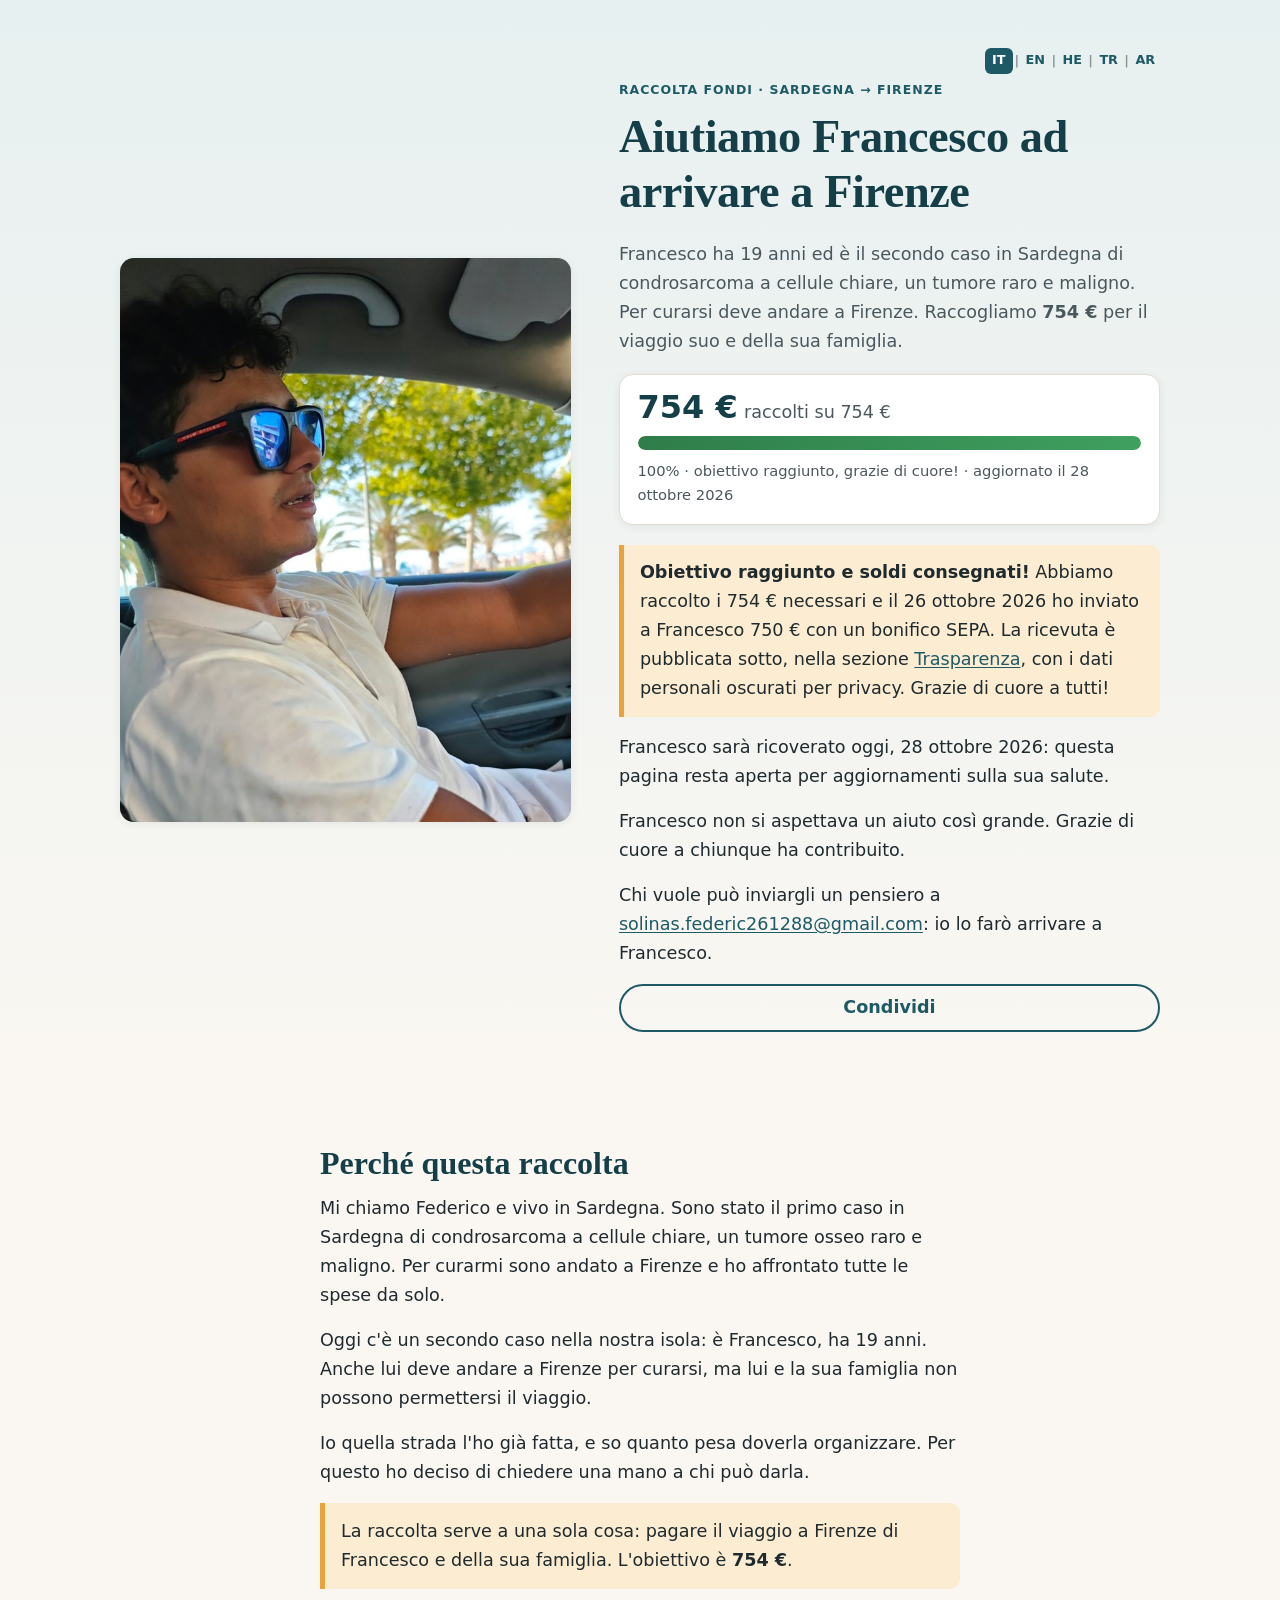
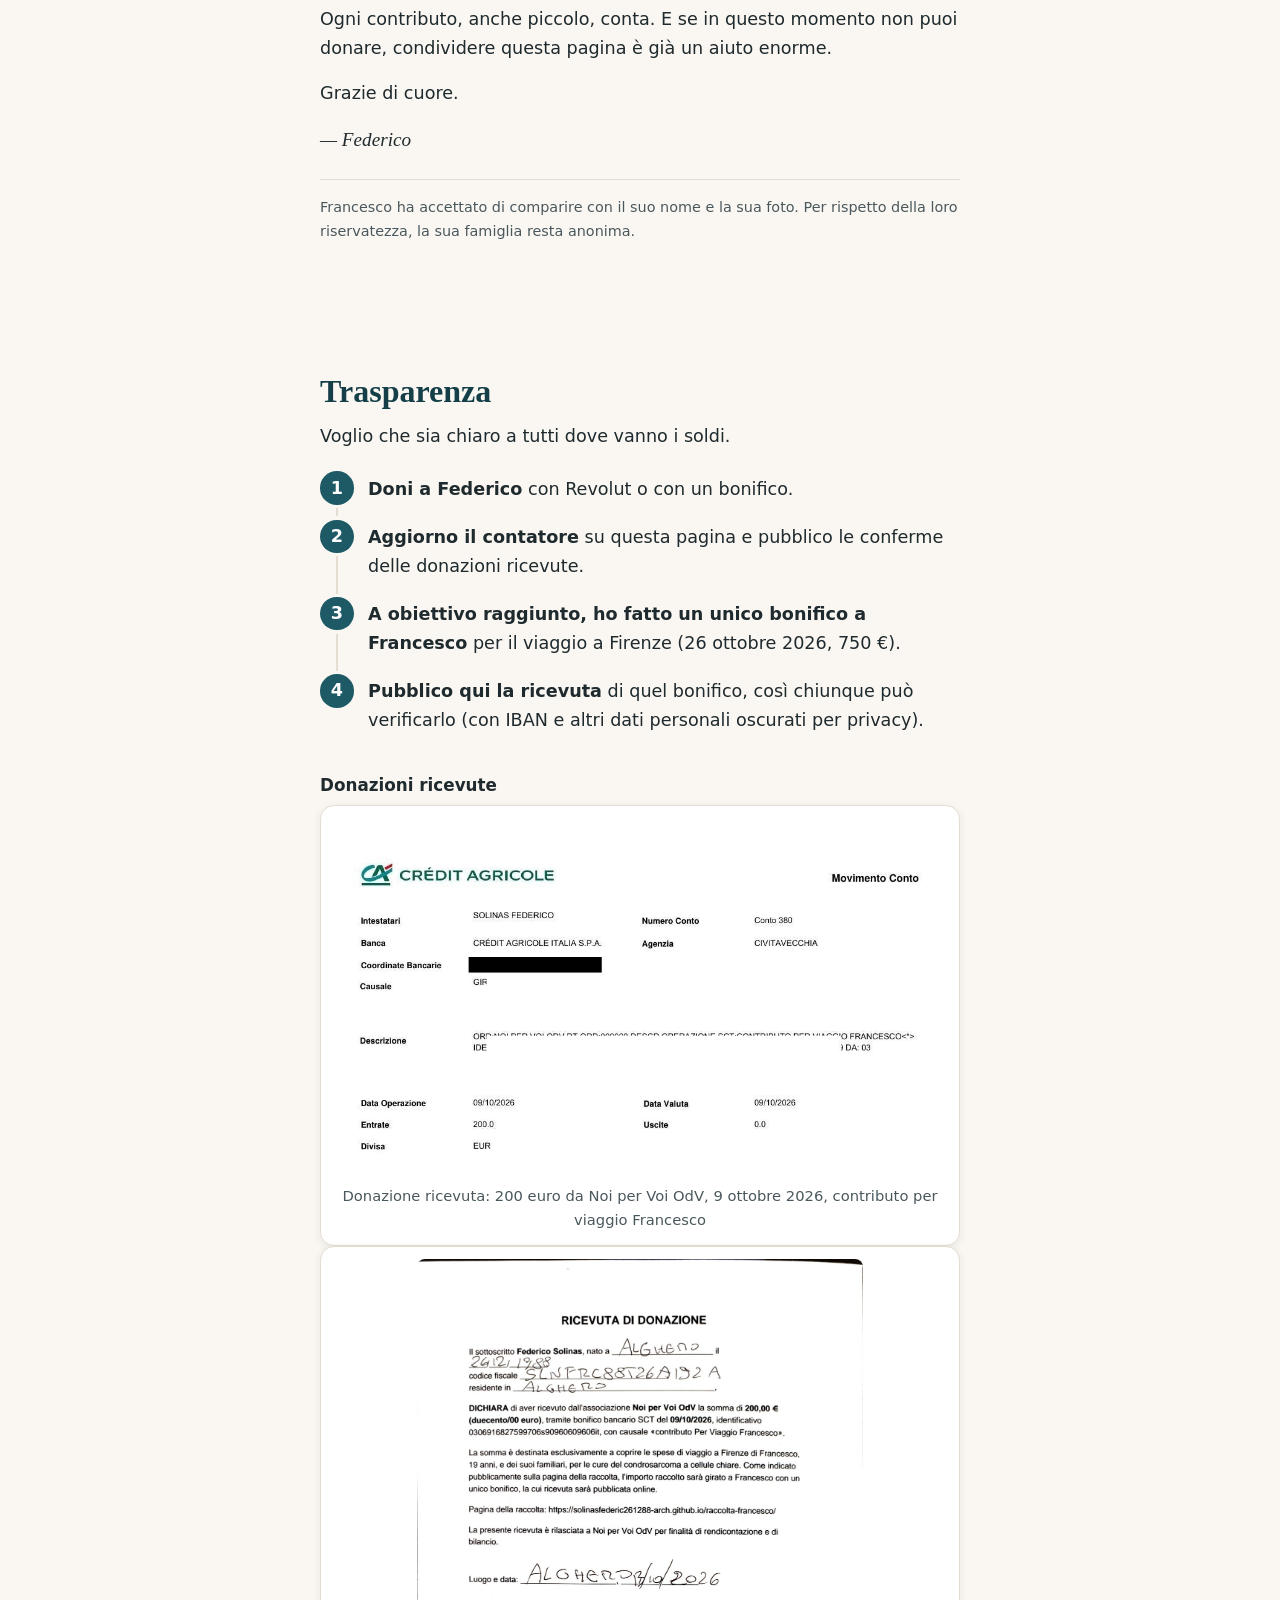
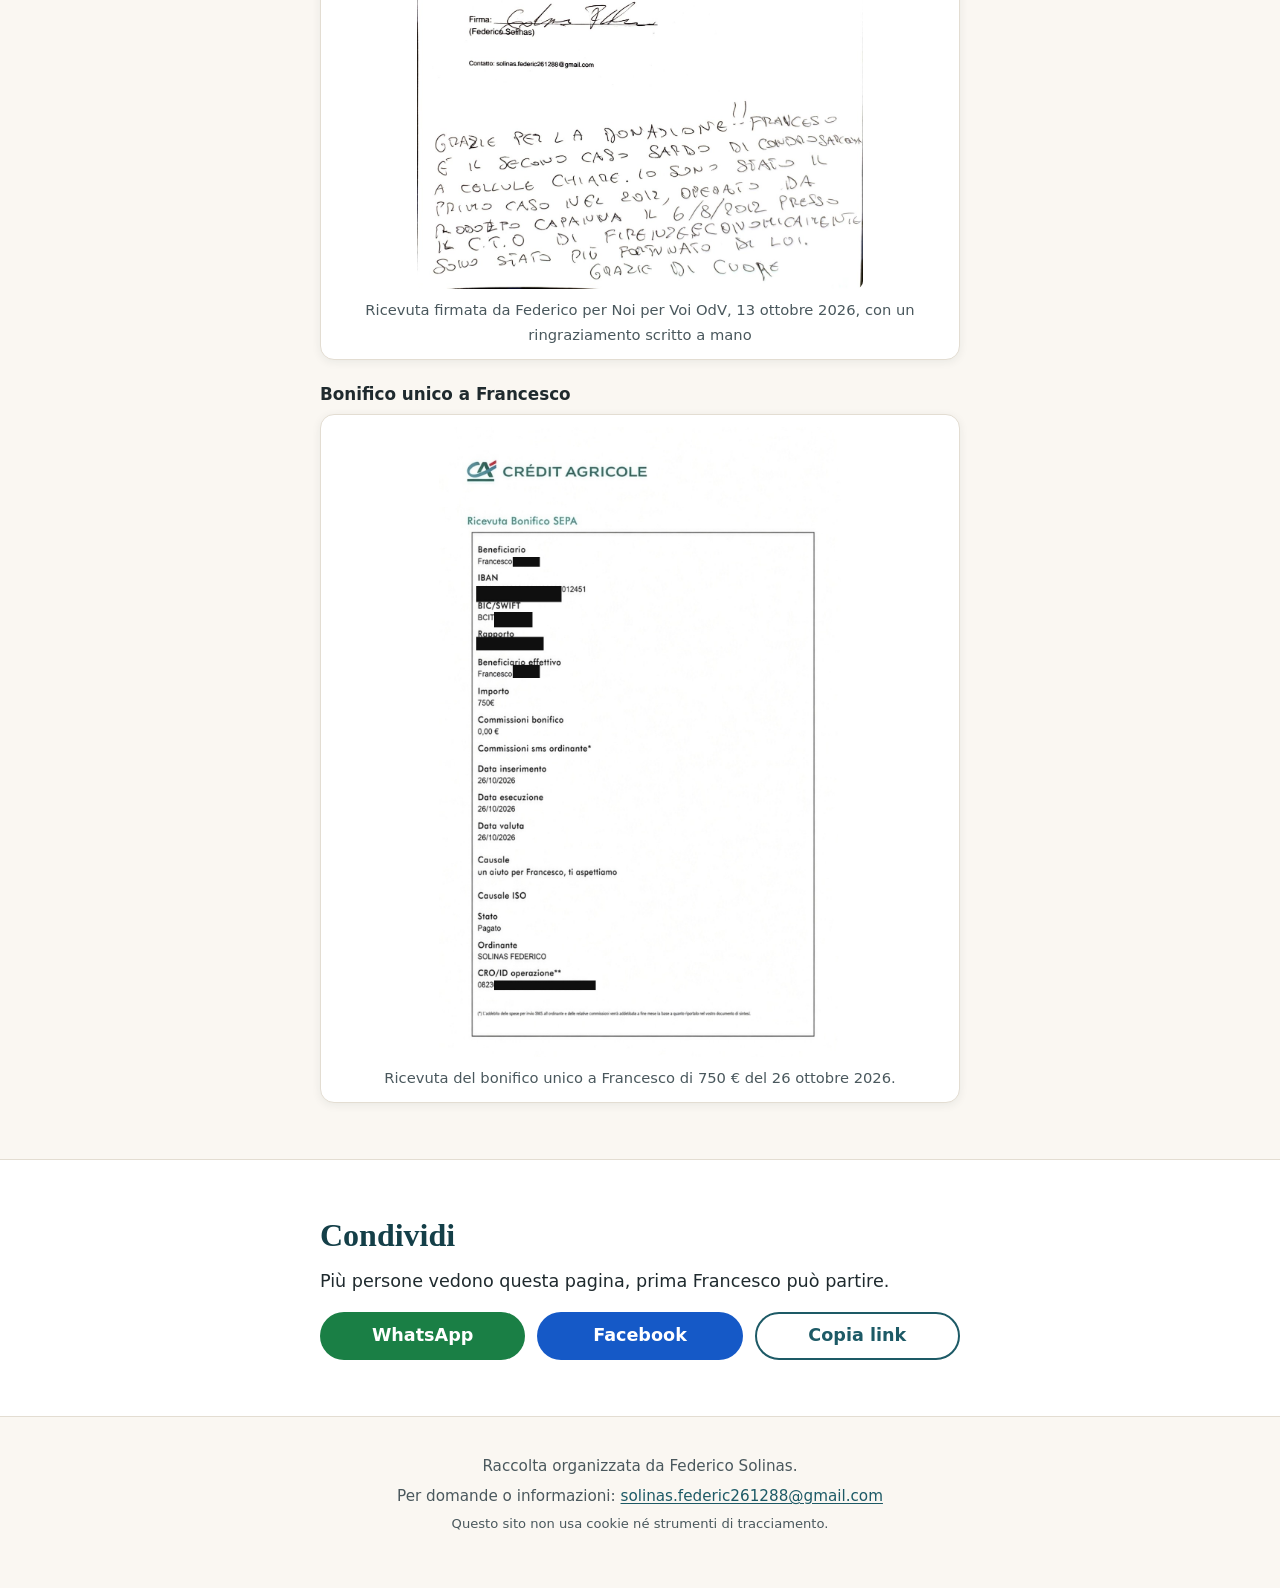
<file: index.html>
<!doctype html>
<html lang="it">
<head>
  <meta charset="utf-8">
  <meta name="viewport" content="width=device-width, initial-scale=1">
  <!-- Nessun tracciamento, nessuno script esterno: tutto viene da questa cartella. -->
  <meta http-equiv="Content-Security-Policy" content="default-src 'self'; img-src 'self' data:; style-src 'self'; script-src 'self'; connect-src 'none'; object-src 'none'; base-uri 'self'; form-action 'none'">
  <meta name="referrer" content="no-referrer">
  <title>Aiutiamo Francesco ad arrivare a Firenze</title>
  <meta name="description" content="Francesco ha 19 anni ed è il secondo caso in Sardegna di condrosarcoma a cellule chiare. Raccogliamo 754 € per il suo viaggio a Firenze con la famiglia.">
  <meta name="theme-color" content="#1d5a66">
  <!-- Anteprima quando il link viene condiviso (WhatsApp, Facebook...) -->
  <meta property="og:type" content="website">
  <meta property="og:locale" content="it_IT">
  <meta property="og:title" content="Aiutiamo Francesco ad arrivare a Firenze">
  <meta property="og:description" content="Raccogliamo 754 € per il viaggio a Firenze di Francesco, 19 anni, e della sua famiglia.">
  <meta property="og:url" content="https://solinasfederic261288-arch.github.io/raccolta-francesco/">
  <meta property="og:image" content="https://solinasfederic261288-arch.github.io/raccolta-francesco/images/francesco.jpg">
  <meta property="og:image:width" content="720">
  <meta property="og:image:height" content="1219">
  <meta property="og:image:alt" content="Francesco, 19 anni">
  <link rel="canonical" href="https://solinasfederic261288-arch.github.io/raccolta-francesco/">
  <link rel="alternate" hreflang="it" href="https://solinasfederic261288-arch.github.io/raccolta-francesco/">
  <link rel="alternate" hreflang="en" href="https://solinasfederic261288-arch.github.io/raccolta-francesco/en/">
  <link rel="alternate" hreflang="he" href="https://solinasfederic261288-arch.github.io/raccolta-francesco/he/">
  <link rel="alternate" hreflang="tr" href="https://solinasfederic261288-arch.github.io/raccolta-francesco/tr/">
  <link rel="alternate" hreflang="ar" href="https://solinasfederic261288-arch.github.io/raccolta-francesco/ar/">
  <link rel="alternate" hreflang="x-default" href="https://solinasfederic261288-arch.github.io/raccolta-francesco/">
  <meta property="og:locale:alternate" content="en_GB">
  <meta property="og:locale:alternate" content="he_IL">
  <meta property="og:locale:alternate" content="tr_TR">
  <meta property="og:locale:alternate" content="ar_AR">
  <link rel="icon" href="data:image/svg+xml,%3Csvg xmlns='http://www.w3.org/2000/svg' viewBox='0 0 100 100'%3E%3Ctext y='.9em' font-size='90'%3E%F0%9F%92%99%3C/text%3E%3C/svg%3E">
  <link rel="stylesheet" href="styles.css">
</head>
<body>
  <a class="skip" href="#storia">Vai al contenuto</a>

  <aside class="urgenza" id="urgenza" aria-label="Urgente">
    <div class="wrap urgenza-riga">
      <p><strong>Urgente:</strong> Francesco è stato chiamato per la visita a Firenze, ma non ha i soldi per partire. Mancano ancora <strong><span data-mancano>554 €</span></strong>: basterebbe <strong>1 €</strong> da <strong><span data-persone>554</span> persone</strong>.</p>
      <a class="btn btn-urgenza" href="#dona">Dona ora</a>
    </div>
  </aside>

  <header class="hero">
    <div class="wrap hero-grid">

      <div class="hero-titolo">
        <div class="hero-top">
          <p class="eyebrow">Raccolta fondi · Sardegna → Firenze</p>
          <nav class="lingua" aria-label="Lingua / Language">
            <a href="./" lang="it" hreflang="it" title="Italiano" aria-current="page">IT</a><span aria-hidden="true">|</span><a href="./en/" lang="en" hreflang="en" title="English">EN</a><span aria-hidden="true">|</span><a href="./he/" lang="he" hreflang="he" title="עברית">HE</a><span aria-hidden="true">|</span><a href="./tr/" lang="tr" hreflang="tr" title="Türkçe">TR</a><span aria-hidden="true">|</span><a href="./ar/" lang="ar" hreflang="ar" title="العربية">AR</a>
          </nav>
        </div>
        <h1>Aiutiamo Francesco ad arrivare a Firenze</h1>
      </div>

      <figure class="foto" id="foto-francesco">
        <!-- FOTO DI FRANCESCO: per cambiarla basta sostituire il file images/francesco.jpg
             (meglio verticale, circa 720 px di larghezza). Il ritaglio si regola in styles.css (.foto img → object-position). -->
        <img src="images/francesco.jpg" width="720" height="1219" alt="Francesco, 19 anni, al volante con gli occhiali da sole" fetchpriority="high">
      </figure>

      <div class="hero-corpo">
        <p class="lead">Francesco ha 19 anni ed è il secondo caso in Sardegna di condrosarcoma a cellule chiare, un tumore raro e maligno. Per curarsi deve andare a Firenze. Raccogliamo <strong>754&nbsp;€</strong> per il viaggio suo e della sua famiglia.</p>

        <div class="progresso" aria-labelledby="prog-titolo">
          <h2 id="prog-titolo" class="sr-only">Avanzamento della raccolta</h2>
          <p class="prog-cifre">
            <span class="prog-raccolto" id="raccolto">0 €</span>
            <span class="prog-obiettivo">raccolti su <span id="obiettivo">754 €</span></span>
          </p>
          <div class="barra" id="barra" role="progressbar" aria-valuemin="0" aria-valuemax="754" aria-valuenow="0" aria-label="Euro raccolti">
            <div class="barra-riempimento" id="barra-riempimento"></div>
          </div>
          <p class="prog-nota"><span id="percentuale">0%</span> · <span id="mancano">mancano 754 €</span><span id="aggiornato"></span></p>
        </div>

        <p class="evidenza" id="obiettivo-raggiunto"><strong>Obiettivo raggiunto e soldi consegnati!</strong> Abbiamo raccolto i 754&nbsp;€ necessari e il 26 ottobre 2026 ho inviato a Francesco 750&nbsp;€ con un bonifico SEPA. La ricevuta è pubblicata sotto, nella sezione <a href="#trasparenza">Trasparenza</a>, con i dati personali oscurati per privacy. Grazie di cuore a tutti!</p>
        <p>Francesco sarà ricoverato oggi, 28 ottobre 2026: questa pagina resta aperta per aggiornamenti sulla sua salute.</p>
        <p>Francesco non si aspettava un aiuto così grande. Grazie di cuore a chiunque ha contribuito.</p>
        <p>Chi vuole può inviargli un pensiero a <a href="mailto:solinas.federic261288@gmail.com">solinas.federic261288@gmail.com</a>: io lo farò arrivare a Francesco.</p>

        <div class="cta">
          <a class="btn btn-primario" href="#dona">Dona ora</a>
          <a class="btn btn-secondario" href="#condividi">Condividi</a>
        </div>
      </div>
    </div>
  </header>

  <main>
    <section id="storia" class="sezione">
      <div class="wrap stretto">
        <h2>Perché questa raccolta</h2>
        <p>Mi chiamo Federico e vivo in Sardegna. Sono stato il primo caso in Sardegna di condrosarcoma a cellule chiare, un tumore osseo raro e maligno. Per curarmi sono andato a Firenze e ho affrontato tutte le spese da solo.</p>
        <p>Oggi c'è un secondo caso nella nostra isola: è Francesco, ha 19 anni. Anche lui deve andare a Firenze per curarsi, ma lui e la sua famiglia non possono permettersi il viaggio.</p>
        <p>Io quella strada l'ho già fatta, e so quanto pesa doverla organizzare. Per questo ho deciso di chiedere una mano a chi può darla.</p>
        <p class="evidenza">La raccolta serve a una sola cosa: pagare il viaggio a Firenze di Francesco e della sua famiglia. L'obiettivo è <strong>754&nbsp;€</strong>.</p>
        <p>Ogni contributo, anche piccolo, conta. E se in questo momento non puoi donare, condividere questa pagina è già un aiuto enorme.</p>
        <p>Grazie di cuore.</p>
        <p class="firma">— Federico</p>
        <p class="nota-privacy">Francesco ha accettato di comparire con il suo nome e la sua foto. Per rispetto della loro riservatezza, la sua famiglia resta anonima.</p>
      </div>
    </section>

    <section id="dona" class="sezione sezione-chiara">
      <div class="wrap stretto">
        <h2>Come donare</h2>
        <p>Le donazioni arrivano a me, Federico. Quando l'obiettivo sarà raggiunto farò un unico bonifico a Francesco e pubblicherò qui la ricevuta (vedi <a href="#trasparenza">Trasparenza</a>).</p>

        <p>Scegli il modo più comodo per te: tutti i metodi qui sotto sono intestati a me.</p>

        <div class="card card-evidenza" id="card-revolut-tel">
          <h3><span aria-hidden="true">📱</span> Revolut: invio dal telefono</h3>
          <p>Se hai Revolut puoi inviare subito e senza commissioni al mio numero:</p>
          <dl class="dati">
            <div>
              <dt>Numero Revolut</dt>
              <dd class="iban-riga">
                <span id="telefono-revolut" class="iban" data-campo="telefonoRevolut">[NUMERO DA INSERIRE]</span>
                <button type="button" class="btn btn-piccolo" data-copia="telefonoRevolut" aria-describedby="telefono-revolut">Copia numero</button>
              </dd>
            </div>
            <div>
              <dt>Intestatario</dt>
              <dd><span data-campo="intestatario">[INTESTATARIO DA INSERIRE]</span></dd>
            </div>
          </dl>
          <!-- Pulsante opzionale: compare solo se in config.js revolutLink contiene un link valido -->
          <a class="btn btn-primario btn-pieno btn-revolut" id="revolut-link" href="#dona" rel="noopener noreferrer" target="_blank" hidden>Dona con Revolut</a>
        </div>

        <div class="card" id="card-banca">
          <h3><span aria-hidden="true">🏦</span> <span id="titolo-banca">Bonifico bancario</span></h3>
          <dl class="dati">
            <div>
              <dt>Intestatario</dt>
              <dd><span data-campo="intestatario">[INTESTATARIO DA INSERIRE]</span></dd>
            </div>
            <div>
              <dt>IBAN</dt>
              <dd class="iban-riga">
                <span id="iban" class="iban" data-campo="iban">[IBAN]</span>
                <button type="button" class="btn btn-piccolo" data-copia="iban" aria-describedby="iban">Copia IBAN</button>
              </dd>
            </div>
            <div>
              <dt>Causale</dt>
              <dd class="iban-riga">
                <span id="causale" data-campo="causale">[CAUSALE]</span>
                <button type="button" class="btn btn-piccolo btn-leggero" data-copia="causale" aria-describedby="causale">Copia</button>
              </dd>
            </div>
          </dl>
        </div>

        <div class="card" id="card-revolut">
          <h3><span aria-hidden="true">🏦</span> <span id="titolo-revolut">Bonifico sul conto Revolut</span></h3>
          <dl class="dati">
            <div>
              <dt>Intestatario</dt>
              <dd><span data-campo="intestatario">[INTESTATARIO DA INSERIRE]</span></dd>
            </div>
            <div>
              <dt>IBAN</dt>
              <dd class="iban-riga">
                <span id="iban-revolut" class="iban" data-campo="ibanRevolut">[IBAN REVOLUT]</span>
                <button type="button" class="btn btn-piccolo" data-copia="ibanRevolut" aria-describedby="iban-revolut">Copia IBAN</button>
              </dd>
            </div>
            <div>
              <dt>Causale</dt>
              <dd class="iban-riga">
                <span id="causale-revolut" data-campo="causale">[CAUSALE]</span>
                <button type="button" class="btn btn-piccolo btn-leggero" data-copia="causale" aria-describedby="causale-revolut">Copia</button>
              </dd>
            </div>
          </dl>
          <div class="extra-sepa" id="extra-sepa">
            <h4>Per bonifici da fuori area SEPA</h4>
            <dl class="dati">
            <div>
              <dt>BIC / SWIFT</dt>
              <dd class="iban-riga">
                <span id="bic-revolut" class="iban" data-campo="bicRevolut">[BIC]</span>
                <button type="button" class="btn btn-piccolo btn-leggero" data-copia="bicRevolut" aria-describedby="bic-revolut">Copia BIC</button>
              </dd>
            </div>
            <div>
              <dt>Banca</dt>
              <dd><span data-campo="bancaRevolut">[BANCA]</span></dd>
            </div>
            <div>
              <dt>Indirizzo della banca</dt>
              <dd><span data-campo="indirizzoBancaRevolut">[INDIRIZZO]</span></dd>
            </div>
            <div>
              <dt>BIC banca corrispondente</dt>
              <dd class="iban-riga">
                <span id="bic-corrispondente" class="iban" data-campo="bicCorrispondente">[BIC]</span>
                <button type="button" class="btn btn-piccolo btn-leggero" data-copia="bicCorrispondente" aria-describedby="bic-corrispondente">Copia BIC</button>
              </dd>
            </div>
            </dl>
          </div>
        </div>
      </div>
    </section>

    <section id="trasparenza" class="sezione">
      <div class="wrap stretto">
        <h2>Trasparenza</h2>
        <p>Voglio che sia chiaro a tutti dove vanno i soldi.</p>
        <ol class="passi">
          <li><strong>Doni a Federico</strong> con Revolut o con un bonifico.</li>
          <li><strong>Aggiorno il contatore</strong> su questa pagina e pubblico le conferme delle donazioni ricevute.</li>
          <li><strong>A obiettivo raggiunto, ho fatto un unico bonifico a Francesco</strong> per il viaggio a Firenze (26 ottobre 2026, 750&nbsp;€).</li>
          <li><strong>Pubblico qui la ricevuta</strong> di quel bonifico, così chiunque può verificarlo (con IBAN e altri dati personali oscurati per privacy).</li>
        </ol>

        <!-- CONFERMA DONAZIONI RICEVUTE: images/ricevuta.jpg + ricevutaPubblicata: true in config.js -->
        <div class="blocco-ricevuta" id="blocco-ricezione" hidden>
          <h3>Donazioni ricevute</h3>
          <div class="ricevuta" id="ricezione"></div>
        </div>

        <!-- BONIFICO UNICO A FRANCESCO: images/bonifico-francesco.jpg + bonificoFinalePubblicato: true in config.js -->
        <div class="blocco-ricevuta">
          <h3>Bonifico unico a Francesco</h3>
          <div class="ricevuta" id="ricevuta">
            <div class="ricevuta-attesa" id="ricevuta-attesa">
              <span aria-hidden="true">🧾</span>
              <p><strong>Non ancora effettuato</strong></p>
              <p>Lo farò quando l'obiettivo sarà raggiunto e pubblicherò qui la ricevuta.</p>
            </div>
          </div>
        </div>
      </div>
    </section>

    <section id="condividi" class="sezione sezione-chiara">
      <div class="wrap stretto">
        <h2>Condividi</h2>
        <p>Più persone vedono questa pagina, prima Francesco può partire.</p>
        <div class="share">
          <a class="btn btn-share btn-whatsapp" id="share-whatsapp" href="https://wa.me/" target="_blank" rel="noopener noreferrer">WhatsApp</a>
          <a class="btn btn-share btn-facebook" id="share-facebook" href="https://www.facebook.com/sharer/sharer.php" target="_blank" rel="noopener noreferrer">Facebook</a>
          <button type="button" class="btn btn-share btn-link" id="share-copia">Copia link</button>
          <button type="button" class="btn btn-share btn-nativo" id="share-nativo" hidden>Altro…</button>
        </div>
      </div>
    </section>
  </main>

  <footer class="footer">
    <div class="wrap stretto">
      <p>Raccolta organizzata da Federico Solinas.</p>
      <p>Per domande o informazioni: <span id="contatto" data-campo="contatto">[CONTATTO DA INSERIRE]</span></p>
      <p class="piccolo">Questo sito non usa cookie né strumenti di tracciamento.</p>
    </div>
  </footer>

  <div class="toast" id="toast" role="status" aria-live="polite"></div>

  <script src="config.js"></script>
  <script src="app.js"></script>
</body>
</html>
</file>
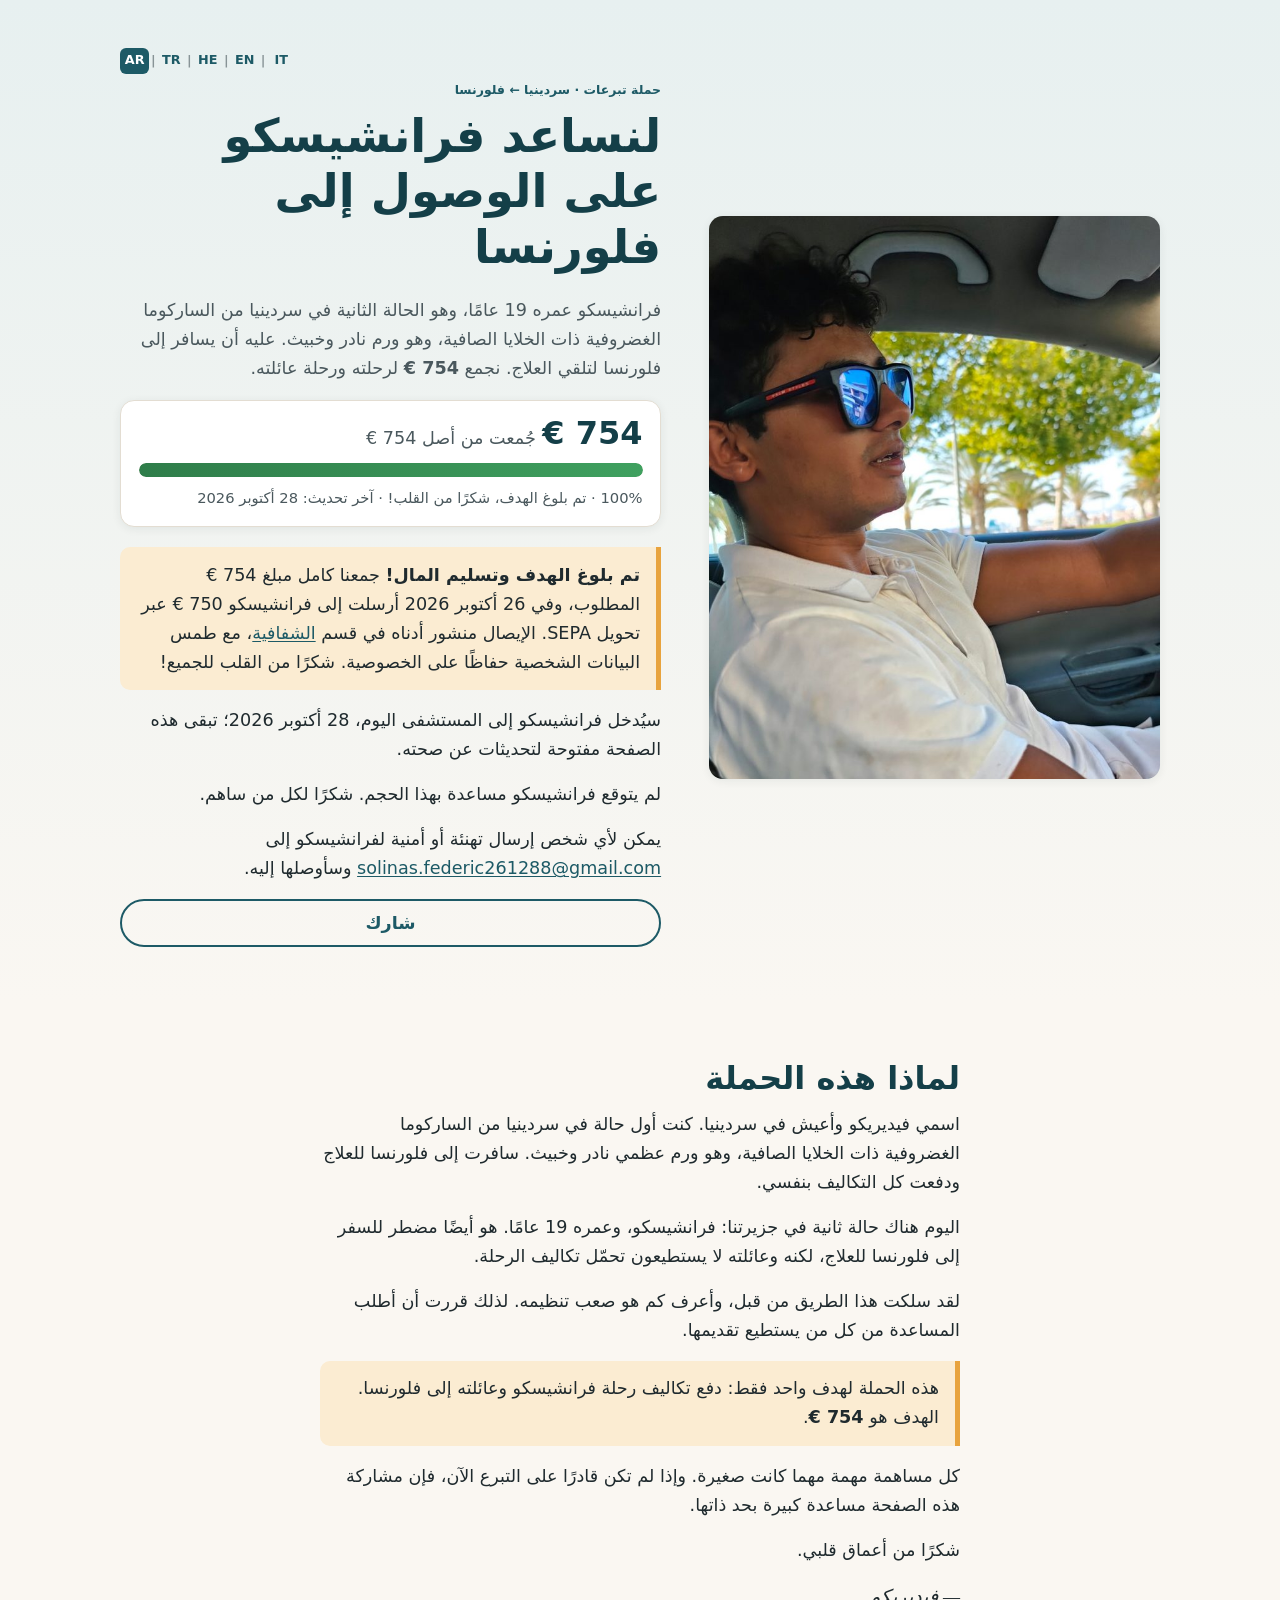
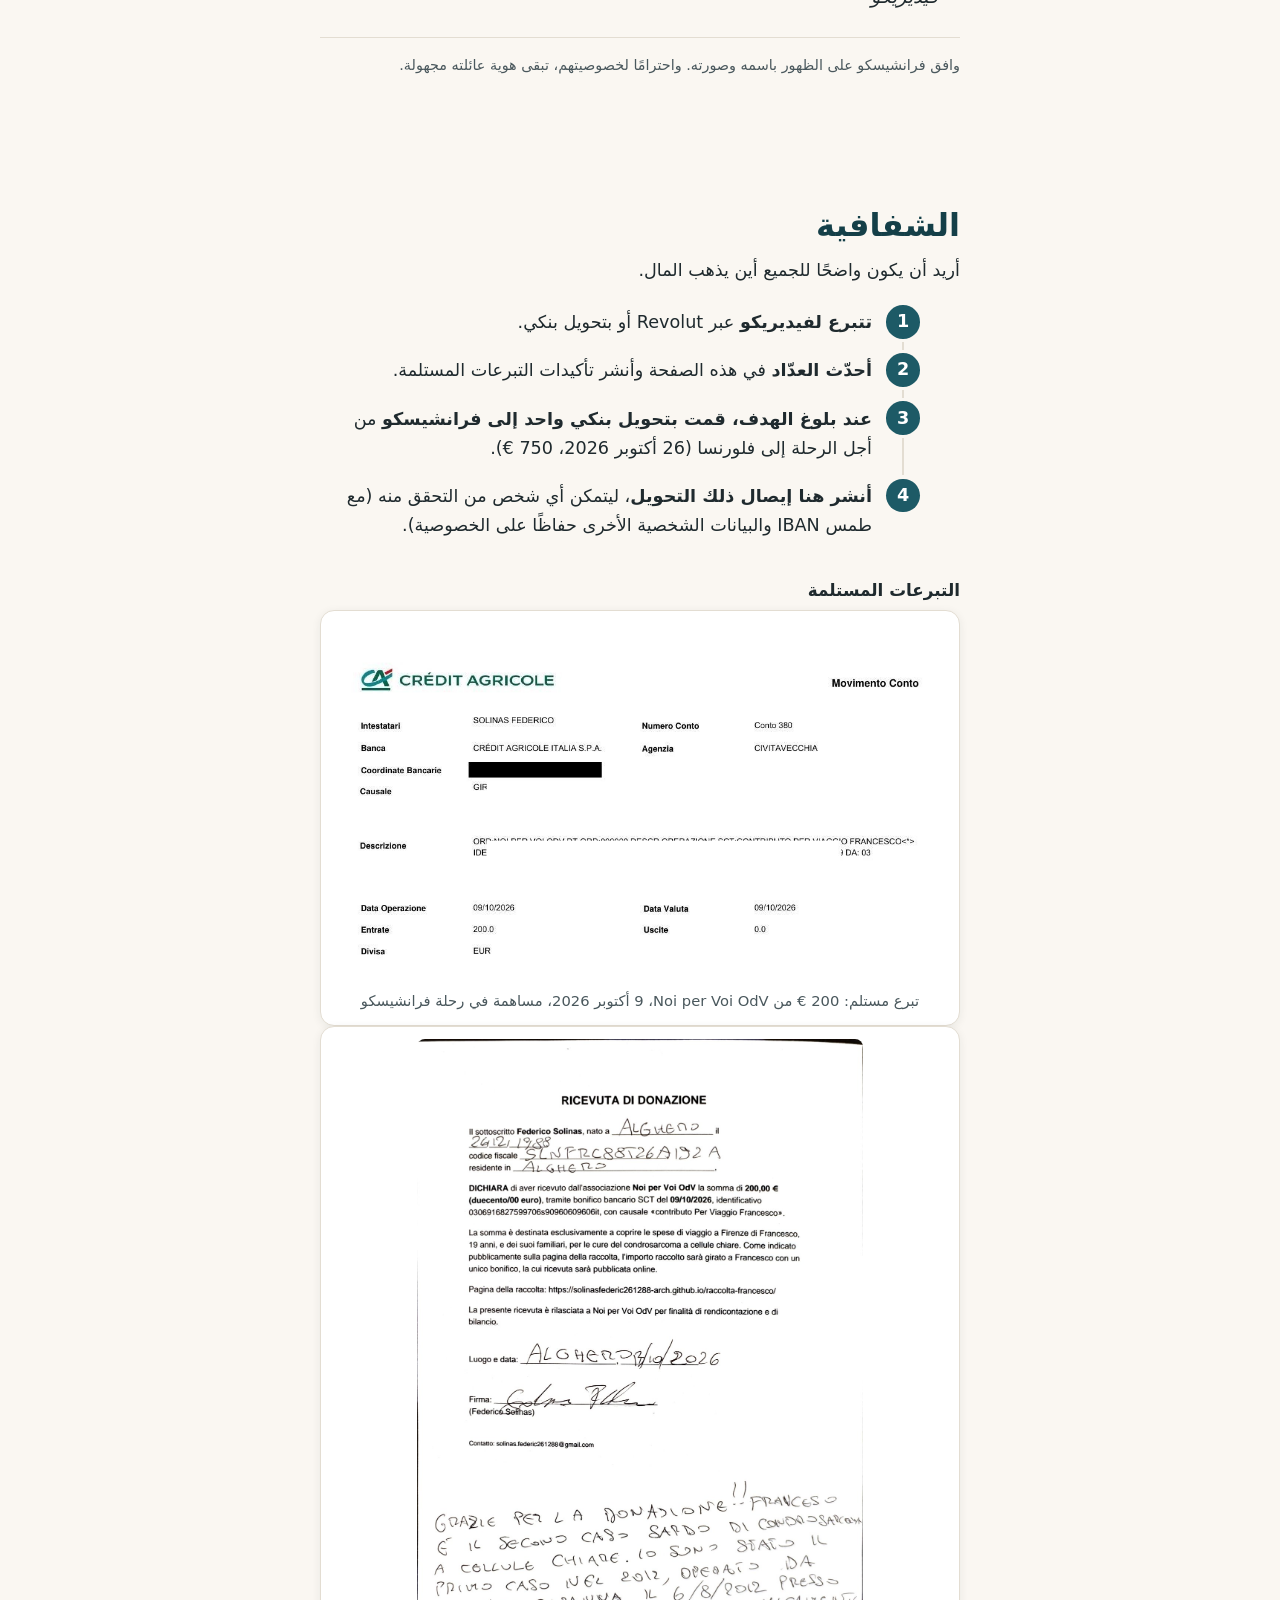
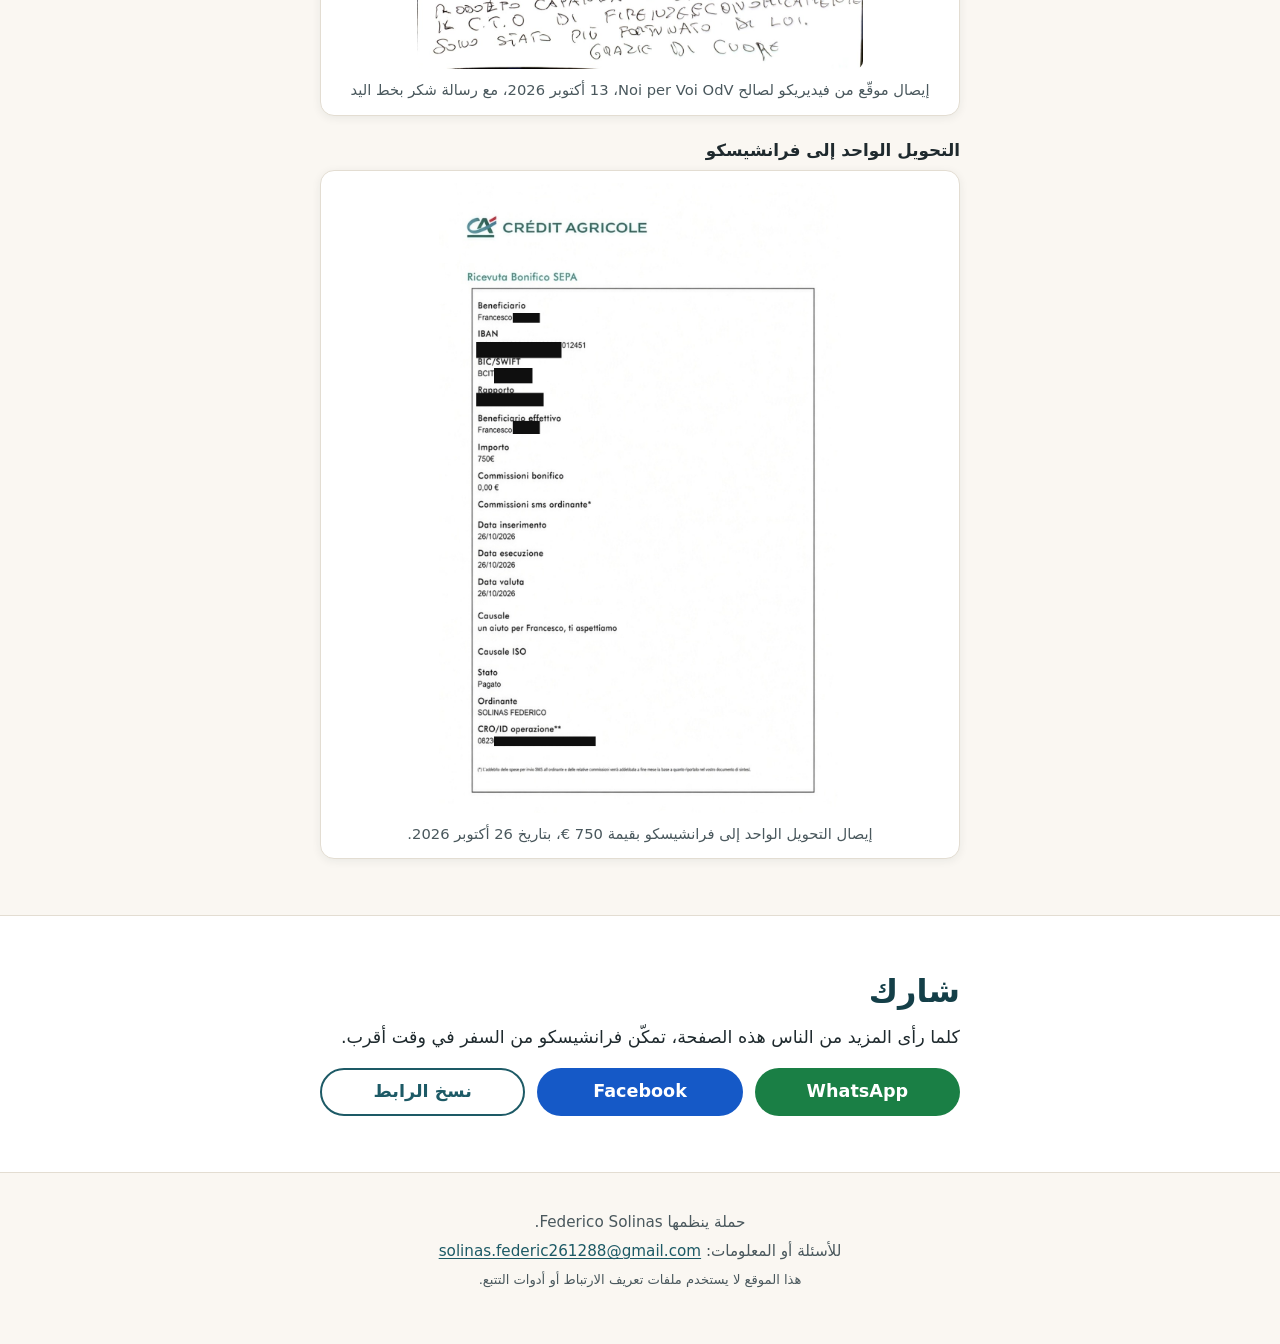
<file: ar/index.html>
<!doctype html>
<html lang="ar" dir="rtl">
<head>
  <meta charset="utf-8">
  <meta name="viewport" content="width=device-width, initial-scale=1">
  <!-- Versione AR: usa gli stessi config.js, app.js, styles.css e immagini della pagina italiana (../). Generata da en/index.html. -->
  <meta http-equiv="Content-Security-Policy" content="default-src 'self'; img-src 'self' data:; style-src 'self'; script-src 'self'; connect-src 'none'; object-src 'none'; base-uri 'self'; form-action 'none'">
  <meta name="referrer" content="no-referrer">
  <title>لنساعد فرانشيسكو على الوصول إلى فلورنسا</title>
  <meta name="description" content="فرانشيسكو عمره 19 عامًا، وهو الحالة الثانية في سردينيا من الساركوما الغضروفية ذات الخلايا الصافية. نجمع 754 € لرحلته إلى فلورنسا مع عائلته.">
  <meta name="theme-color" content="#1d5a66">
  <meta property="og:type" content="website">
  <meta property="og:locale" content="ar_AR">
  <meta property="og:locale:alternate" content="it_IT">
  <meta property="og:locale:alternate" content="en_GB">
  <meta property="og:locale:alternate" content="he_IL">
  <meta property="og:locale:alternate" content="tr_TR">
  <meta property="og:title" content="لنساعد فرانشيسكو على الوصول إلى فلورنسا">
  <meta property="og:description" content="نجمع 754 € لرحلة فرانشيسكو (19 عامًا) وعائلته إلى فلورنسا.">
  <meta property="og:url" content="https://solinasfederic261288-arch.github.io/raccolta-francesco/ar/">
  <meta property="og:image" content="https://solinasfederic261288-arch.github.io/raccolta-francesco/images/francesco.jpg">
  <meta property="og:image:width" content="720">
  <meta property="og:image:height" content="1219">
  <meta property="og:image:alt" content="فرانشيسكو، 19 عامًا">
  <link rel="canonical" href="https://solinasfederic261288-arch.github.io/raccolta-francesco/ar/">
  <link rel="alternate" hreflang="it" href="https://solinasfederic261288-arch.github.io/raccolta-francesco/">
  <link rel="alternate" hreflang="en" href="https://solinasfederic261288-arch.github.io/raccolta-francesco/en/">
  <link rel="alternate" hreflang="he" href="https://solinasfederic261288-arch.github.io/raccolta-francesco/he/">
  <link rel="alternate" hreflang="tr" href="https://solinasfederic261288-arch.github.io/raccolta-francesco/tr/">
  <link rel="alternate" hreflang="ar" href="https://solinasfederic261288-arch.github.io/raccolta-francesco/ar/">
  <link rel="alternate" hreflang="x-default" href="https://solinasfederic261288-arch.github.io/raccolta-francesco/">
  <link rel="icon" href="data:image/svg+xml,%3Csvg xmlns='http://www.w3.org/2000/svg' viewBox='0 0 100 100'%3E%3Ctext y='.9em' font-size='90'%3E%F0%9F%92%99%3C/text%3E%3C/svg%3E">
  <link rel="stylesheet" href="../styles.css">
</head>
<body>
  <a class="skip" href="#story">انتقل إلى المحتوى</a>

  <aside class="urgenza" id="urgenza" aria-label="عاجل">
    <div class="wrap urgenza-riga">
      <p><strong>عاجل:</strong> تم استدعاء فرانشيسكو لموعده في فلورنسا، لكنه لا يملك المال للسفر. ما زال ينقص <strong><span data-mancano>554 €</span></strong>: حتى التبرع الصغير يساعد.</p>
      <a class="btn btn-urgenza" href="#dona">تبرّع الآن</a>
    </div>
  </aside>

  <header class="hero">
    <div class="wrap hero-grid">

      <div class="hero-titolo">
        <div class="hero-top">
          <p class="eyebrow">حملة تبرعات · سردينيا ← فلورنسا</p>
          <nav class="lingua" aria-label="اللغة / Language">
            <a href="../" lang="it" hreflang="it" title="Italiano">IT</a><span aria-hidden="true">|</span><a href="../en/" lang="en" hreflang="en" title="English">EN</a><span aria-hidden="true">|</span><a href="../he/" lang="he" hreflang="he" title="עברית">HE</a><span aria-hidden="true">|</span><a href="../tr/" lang="tr" hreflang="tr" title="Türkçe">TR</a><span aria-hidden="true">|</span><a href="./" lang="ar" hreflang="ar" title="العربية" aria-current="page">AR</a>
          </nav>
        </div>
        <h1>لنساعد فرانشيسكو على الوصول إلى فلورنسا</h1>
      </div>

      <figure class="foto" id="foto-francesco">
        <img src="../images/francesco.jpg" width="720" height="1219" alt="فرانشيسكو، 19 عامًا، خلف المقود ويرتدي نظارة شمسية" fetchpriority="high">
      </figure>

      <div class="hero-corpo">
        <p class="lead">فرانشيسكو عمره 19 عامًا، وهو الحالة الثانية في سردينيا من الساركوما الغضروفية ذات الخلايا الصافية، وهو ورم نادر وخبيث. عليه أن يسافر إلى فلورنسا لتلقي العلاج. نجمع <strong>754 €</strong> لرحلته ورحلة عائلته.</p>

        <div class="progresso" aria-labelledby="prog-titolo">
          <h2 id="prog-titolo" class="sr-only">تقدّم الحملة</h2>
          <p class="prog-cifre">
            <span class="prog-raccolto" id="raccolto">0 €</span>
            <span class="prog-obiettivo"> جُمعت من أصل <span id="obiettivo">754 €</span></span>
          </p>
          <div class="barra" id="barra" role="progressbar" aria-valuemin="0" aria-valuemax="754" aria-valuenow="0" aria-label="المبلغ المجموع باليورو">
            <div class="barra-riempimento" id="barra-riempimento"></div>
          </div>
          <p class="prog-nota"><span id="percentuale">0%</span> · <span id="mancano">يتبقى 754 €</span><span id="aggiornato"></span></p>
        </div>

        <p class="evidenza" id="obiettivo-raggiunto"><strong>تم بلوغ الهدف وتسليم المال!</strong> جمعنا كامل مبلغ 754&nbsp;€ المطلوب، وفي 26 أكتوبر 2026 أرسلت إلى فرانشيسكو 750&nbsp;€ عبر تحويل SEPA. الإيصال منشور أدناه في قسم <a href="#trasparenza">الشفافية</a>، مع طمس البيانات الشخصية حفاظًا على الخصوصية. شكرًا من القلب للجميع!</p>
        <p>سيُدخل فرانشيسكو إلى المستشفى اليوم، 28 أكتوبر 2026؛ تبقى هذه الصفحة مفتوحة لتحديثات عن صحته.</p>
        <p>لم يتوقع فرانشيسكو مساعدة بهذا الحجم. شكرًا لكل من ساهم.</p>
        <p>يمكن لأي شخص إرسال تهنئة أو أمنية لفرانشيسكو إلى <a href="mailto:solinas.federic261288@gmail.com" dir="ltr">solinas.federic261288@gmail.com</a> وسأوصلها إليه.</p>

        <div class="cta">
          <a class="btn btn-primario" href="#dona">تبرّع الآن</a>
          <a class="btn btn-secondario" href="#condividi">شارك</a>
        </div>
      </div>
    </div>
  </header>

  <main>
    <section id="story" class="sezione">
      <div class="wrap stretto">
        <h2>لماذا هذه الحملة</h2>
        <p>اسمي فيديريكو وأعيش في سردينيا. كنت أول حالة في سردينيا من الساركوما الغضروفية ذات الخلايا الصافية، وهو ورم عظمي نادر وخبيث. سافرت إلى فلورنسا للعلاج ودفعت كل التكاليف بنفسي.</p>
        <p>اليوم هناك حالة ثانية في جزيرتنا: فرانشيسكو، وعمره 19 عامًا. هو أيضًا مضطر للسفر إلى فلورنسا للعلاج، لكنه وعائلته لا يستطيعون تحمّل تكاليف الرحلة.</p>
        <p>لقد سلكت هذا الطريق من قبل، وأعرف كم هو صعب تنظيمه. لذلك قررت أن أطلب المساعدة من كل من يستطيع تقديمها.</p>
        <p class="evidenza">هذه الحملة لهدف واحد فقط: دفع تكاليف رحلة فرانشيسكو وعائلته إلى فلورنسا. الهدف هو <strong>754 €</strong>.</p>
        <p>كل مساهمة مهمة مهما كانت صغيرة. وإذا لم تكن قادرًا على التبرع الآن، فإن مشاركة هذه الصفحة مساعدة كبيرة بحد ذاتها.</p>
        <p>شكرًا من أعماق قلبي.</p>
        <p class="firma">— فيديريكو</p>
        <p class="nota-privacy">وافق فرانشيسكو على الظهور باسمه وصورته. واحترامًا لخصوصيتهم، تبقى هوية عائلته مجهولة.</p>
      </div>
    </section>

    <section id="dona" class="sezione sezione-chiara">
      <div class="wrap stretto">
        <h2>كيف تتبرع</h2>
        <p>تصلني التبرعات أنا، فيديريكو. عند بلوغ الهدف سأقوم بتحويل بنكي واحد إلى فرانشيسكو وأنشر الإيصال هنا (انظر <a href="#trasparenza">الشفافية</a>).</p>

        <p>اختر الطريقة الأسهل لك: جميع الخيارات أدناه باسمي.</p>

        <div class="nota-info">
          <p><strong>بيان التحويل:</strong> في التحويلات البنكية، يُرجى كتابة “<span data-campo="causale" lang="it" dir="ltr">Viaggio Francesco Firenze</span>” (بالإيطالية: “رحلة فرانشيسكو إلى فلورنسا”) في خانة البيان، تمامًا كما هو مكتوب.</p>
          <p><strong>من خارج منطقة SEPA:</strong> استخدم تحويلًا دوليًا (SWIFT) إلى رقم IBAN الخاص بـ Revolut أدناه، مع رمز BIC ‏<span class="iban" data-campo="bicRevolut" dir="ltr">REVOLT21</span> والبنك المراسل ‏<span class="iban" data-campo="bicCorrispondente" dir="ltr">CHASDEFX</span>. قد تُفرض رسوم بنكية، لذلك نقترح التبرع ببضعة يوروهات بدلًا من يورو واحد.</p>
        </div>

        <div class="card card-evidenza" id="card-revolut-tel">
          <h3><span aria-hidden="true">📱</span> Revolut: أرسل من هاتفك</h3>
          <p>إذا كان لديك Revolut، يمكنك الإرسال فورًا وبدون رسوم إلى رقمي:</p>
          <dl class="dati">
            <div>
              <dt>رقم Revolut</dt>
              <dd class="iban-riga">
                <span id="telefono-revolut" class="iban" data-campo="telefonoRevolut" dir="ltr">[NUMBER TO BE ADDED]</span>
                <button type="button" class="btn btn-piccolo" data-copia="telefonoRevolut" aria-describedby="telefono-revolut">نسخ الرقم</button>
              </dd>
            </div>
            <div>
              <dt>صاحب الحساب</dt>
              <dd><span data-campo="intestatario" dir="ltr">[INTESTATARIO DA INSERIRE]</span></dd>
            </div>
          </dl>
          <!-- Pulsante opzionale: compare solo se in config.js revolutLink contiene un link valido -->
          <a class="btn btn-primario btn-pieno btn-revolut" id="revolut-link" href="#dona" rel="noopener noreferrer" target="_blank" hidden>تبرّع عبر Revolut</a>
        </div>

        <div class="card" id="card-revolut">
          <h3><span aria-hidden="true">🏦</span> <span id="titolo-revolut">تحويل بنكي – حساب Revolut</span></h3>
          <dl class="dati">
            <div>
              <dt>صاحب الحساب</dt>
              <dd><span data-campo="intestatario" dir="ltr">[INTESTATARIO DA INSERIRE]</span></dd>
            </div>
            <div>
              <dt>IBAN</dt>
              <dd class="iban-riga">
                <span id="iban-revolut" class="iban" data-campo="ibanRevolut" dir="ltr">[IBAN REVOLUT]</span>
                <button type="button" class="btn btn-piccolo" data-copia="ibanRevolut" aria-describedby="iban-revolut">نسخ IBAN</button>
              </dd>
            </div>
            <div>
              <dt>بيان التحويل</dt>
              <dd class="iban-riga">
                <span id="causale-revolut" data-campo="causale" lang="it" dir="ltr">[CAUSALE]</span>
                <button type="button" class="btn btn-piccolo btn-leggero" data-copia="causale" aria-describedby="causale-revolut">نسخ</button>
              </dd>
            </div>
          </dl>
          <div class="extra-sepa" id="extra-sepa">
            <h4>للتحويلات من خارج منطقة SEPA (‏SWIFT)</h4>
            <dl class="dati">
            <div>
              <dt>BIC / SWIFT</dt>
              <dd class="iban-riga">
                <span id="bic-revolut" class="iban" data-campo="bicRevolut" dir="ltr">[BIC]</span>
                <button type="button" class="btn btn-piccolo btn-leggero" data-copia="bicRevolut" aria-describedby="bic-revolut">نسخ BIC</button>
              </dd>
            </div>
            <div>
              <dt>البنك</dt>
              <dd><span data-campo="bancaRevolut">[BANCA]</span></dd>
            </div>
            <div>
              <dt>عنوان البنك</dt>
              <dd><span data-campo="indirizzoBancaRevolut" dir="ltr">[INDIRIZZO]</span></dd>
            </div>
            <div>
              <dt>رمز BIC للبنك المراسل</dt>
              <dd class="iban-riga">
                <span id="bic-corrispondente" class="iban" data-campo="bicCorrispondente" dir="ltr">[BIC]</span>
                <button type="button" class="btn btn-piccolo btn-leggero" data-copia="bicCorrispondente" aria-describedby="bic-corrispondente">نسخ BIC</button>
              </dd>
            </div>
            </dl>
          </div>
        </div>

        <div class="card" id="card-banca">
          <h3><span aria-hidden="true">🏦</span> <span id="titolo-banca">تحويل بنكي</span></h3>
          <dl class="dati">
            <div>
              <dt>صاحب الحساب</dt>
              <dd><span data-campo="intestatario" dir="ltr">[INTESTATARIO DA INSERIRE]</span></dd>
            </div>
            <div>
              <dt>IBAN</dt>
              <dd class="iban-riga">
                <span id="iban" class="iban" data-campo="iban" dir="ltr">[IBAN]</span>
                <button type="button" class="btn btn-piccolo" data-copia="iban" aria-describedby="iban">نسخ IBAN</button>
              </dd>
            </div>
            <div>
              <dt>بيان التحويل</dt>
              <dd class="iban-riga">
                <span id="causale" data-campo="causale" lang="it" dir="ltr">[CAUSALE]</span>
                <button type="button" class="btn btn-piccolo btn-leggero" data-copia="causale" aria-describedby="causale">نسخ</button>
              </dd>
            </div>
          </dl>
        </div>
      </div>
    </section>

    <section id="trasparenza" class="sezione">
      <div class="wrap stretto">
        <h2>الشفافية</h2>
        <p>أريد أن يكون واضحًا للجميع أين يذهب المال.</p>
        <ol class="passi">
          <li><strong>تتبرع لفيديريكو</strong> عبر Revolut أو بتحويل بنكي.</li>
          <li><strong>أحدّث العدّاد</strong> في هذه الصفحة وأنشر تأكيدات التبرعات المستلمة.</li>
          <li><strong>عند بلوغ الهدف، قمت بتحويل بنكي واحد إلى فرانشيسكو</strong> من أجل الرحلة إلى فلورنسا (26 أكتوبر 2026، 750&nbsp;€).</li>
          <li><strong>أنشر هنا إيصال ذلك التحويل</strong>، ليتمكن أي شخص من التحقق منه (مع طمس IBAN والبيانات الشخصية الأخرى حفاظًا على الخصوصية).</li>
        </ol>

        <!-- CONFERMA DONAZIONI RICEVUTE: images/ricevuta.jpg + ricevutaPubblicata: true in config.js -->
        <div class="blocco-ricevuta" id="blocco-ricezione" hidden>
          <h3>التبرعات المستلمة</h3>
          <div class="ricevuta" id="ricezione"></div>
        </div>

        <!-- BONIFICO UNICO A FRANCESCO: images/bonifico-francesco.jpg + bonificoFinalePubblicato: true in config.js -->
        <div class="blocco-ricevuta">
          <h3>التحويل الواحد إلى فرانشيسكو</h3>
          <div class="ricevuta" id="ricevuta">
            <div class="ricevuta-attesa" id="ricevuta-attesa">
              <span aria-hidden="true">🧾</span>
              <p><strong>لم يتم بعد</strong></p>
              <p>سأقوم به عند بلوغ الهدف وأنشر الإيصال هنا.</p>
            </div>
          </div>
        </div>
      </div>
    </section>

    <section id="condividi" class="sezione sezione-chiara">
      <div class="wrap stretto">
        <h2>شارك</h2>
        <p>كلما رأى المزيد من الناس هذه الصفحة، تمكّن فرانشيسكو من السفر في وقت أقرب.</p>
        <div class="share">
          <a class="btn btn-share btn-whatsapp" id="share-whatsapp" href="https://wa.me/" target="_blank" rel="noopener noreferrer">WhatsApp</a>
          <a class="btn btn-share btn-facebook" id="share-facebook" href="https://www.facebook.com/sharer/sharer.php" target="_blank" rel="noopener noreferrer">Facebook</a>
          <button type="button" class="btn btn-share btn-link" id="share-copia">نسخ الرابط</button>
          <button type="button" class="btn btn-share btn-nativo" id="share-nativo" hidden>المزيد…</button>
        </div>
      </div>
    </section>
  </main>

  <footer class="footer">
    <div class="wrap stretto">
      <p>حملة ينظمها Federico Solinas.</p>
      <p>للأسئلة أو المعلومات: <span id="contatto" data-campo="contatto" dir="ltr">[CONTACT TO BE ADDED]</span></p>
      <p class="piccolo">هذا الموقع لا يستخدم ملفات تعريف الارتباط أو أدوات التتبع.</p>
    </div>
  </footer>

  <div class="toast" id="toast" role="status" aria-live="polite"></div>

  <script src="../config.js"></script>
  <script src="../app.js"></script>
</body>
</html>
</file>
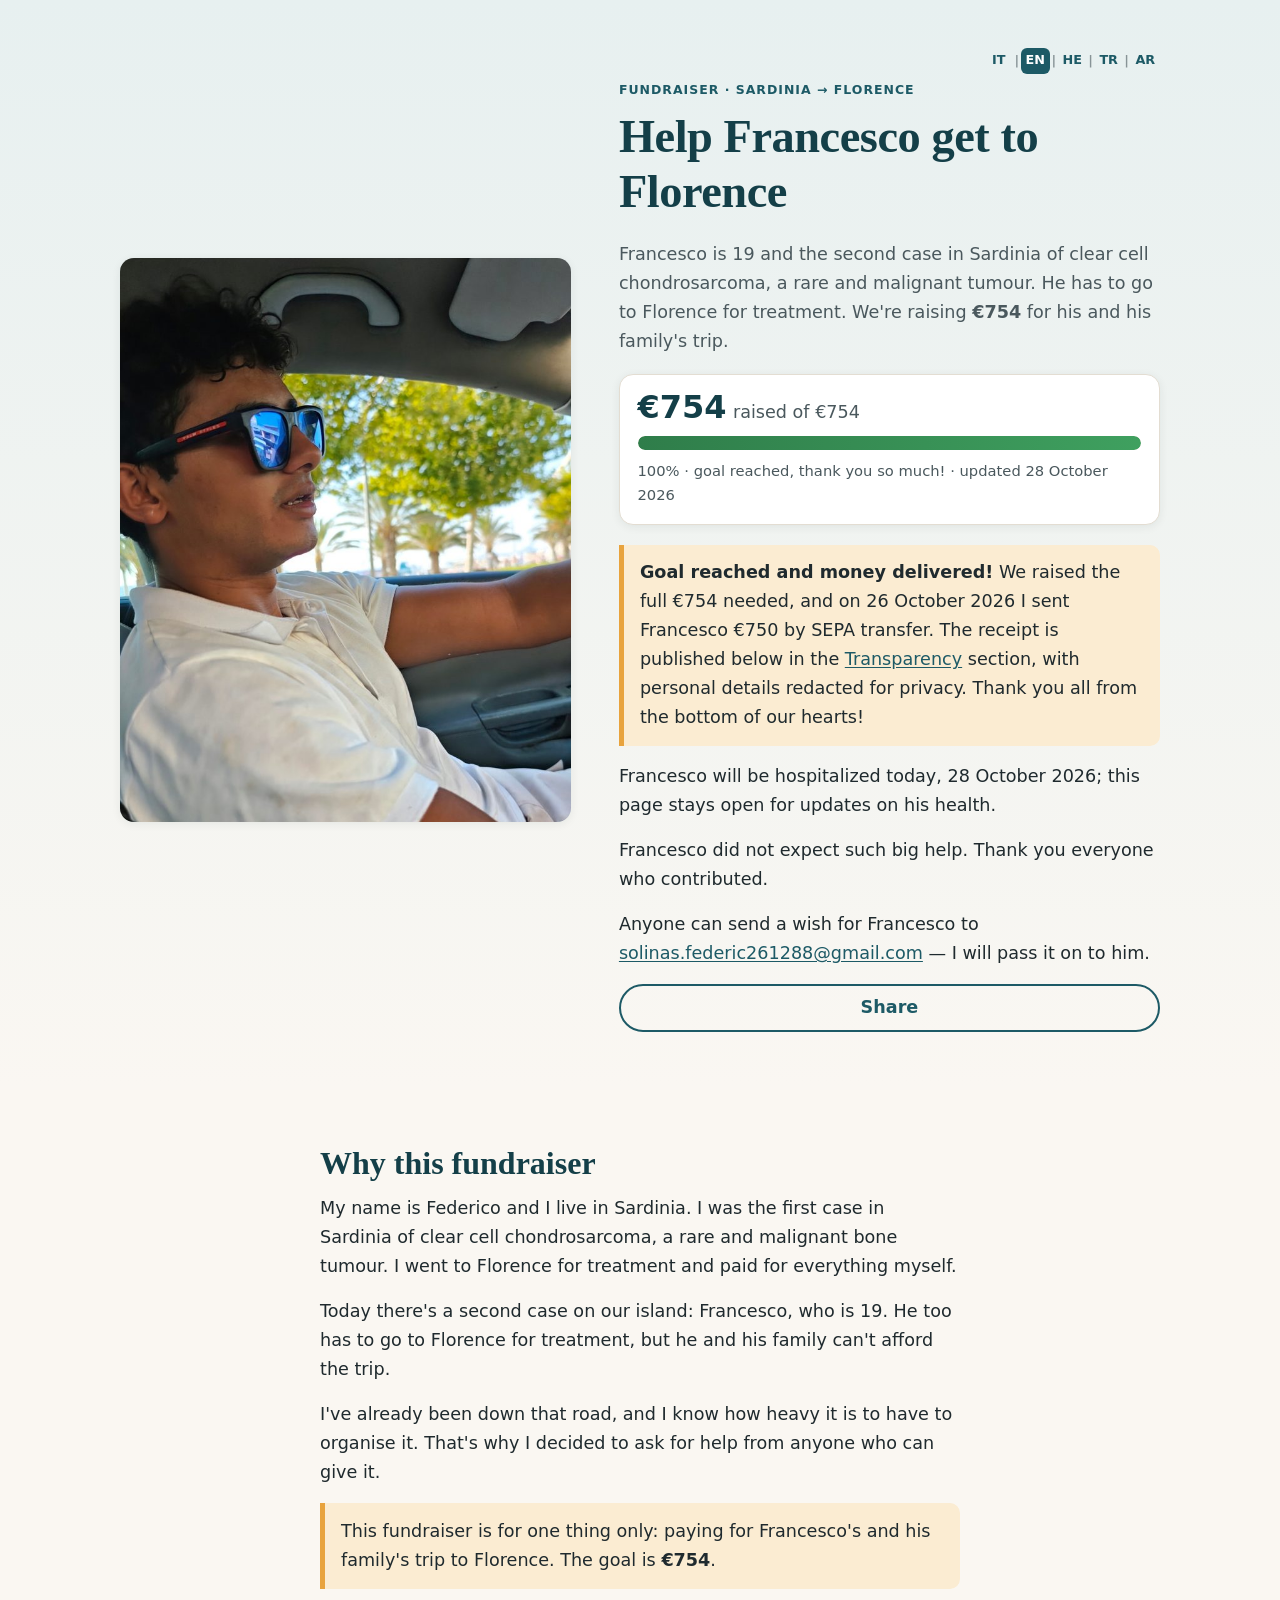
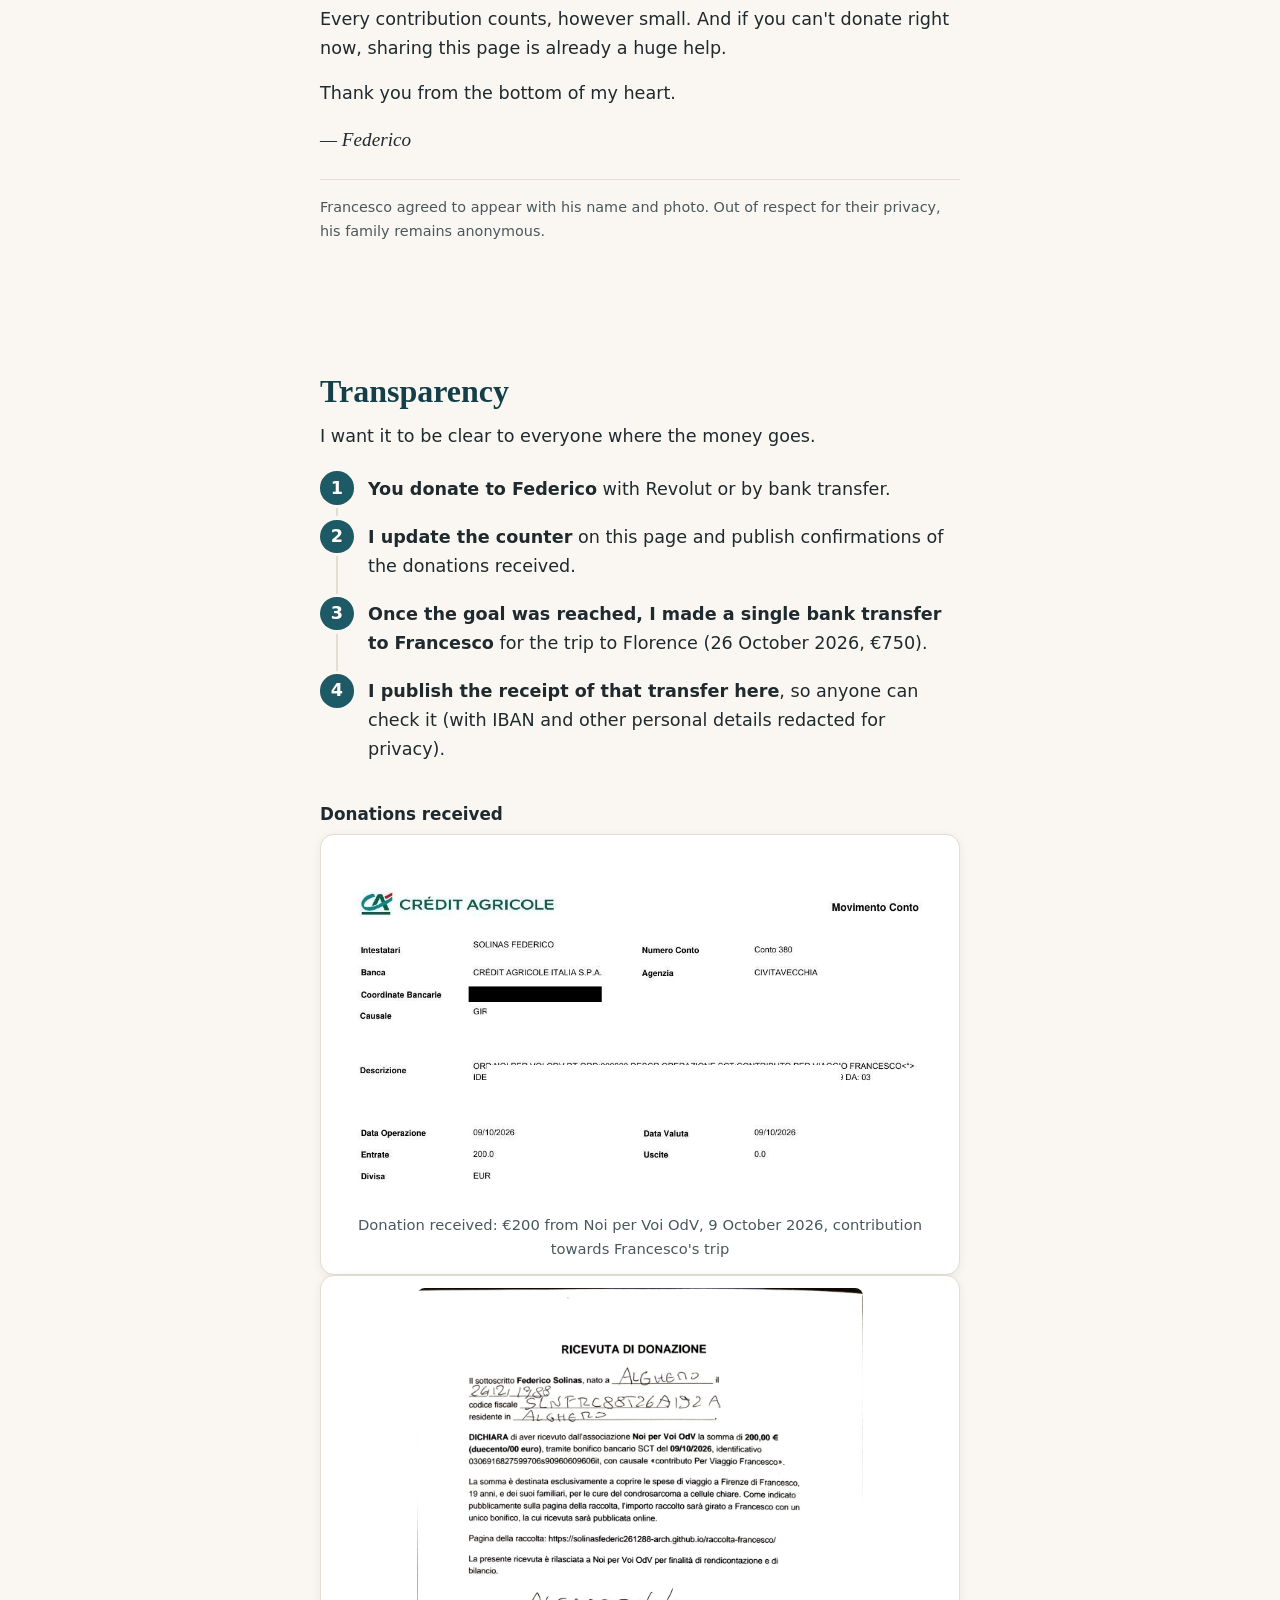
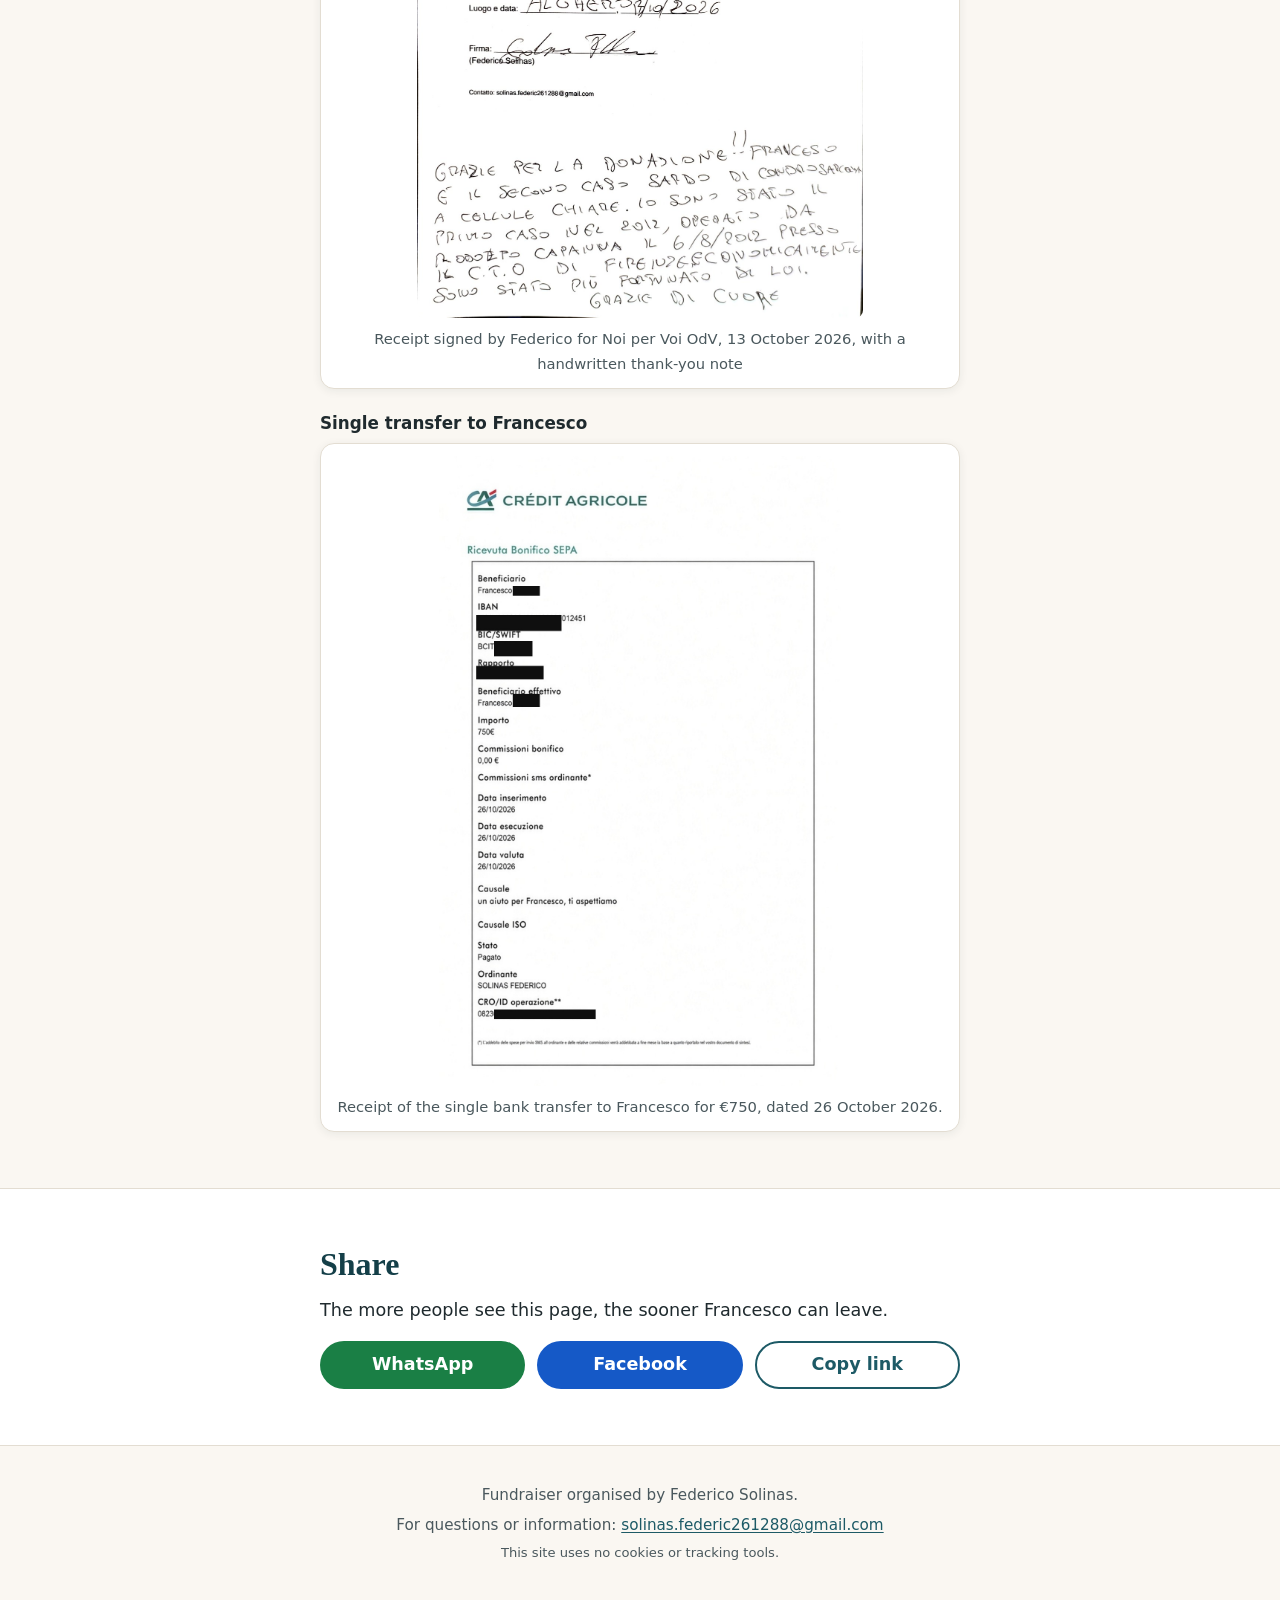
<file: en/index.html>
<!doctype html>
<html lang="en">
<head>
  <meta charset="utf-8">
  <meta name="viewport" content="width=device-width, initial-scale=1">
  <!-- English version. Uses the same config.js, app.js, styles.css and images as the Italian page (../). -->
  <meta http-equiv="Content-Security-Policy" content="default-src 'self'; img-src 'self' data:; style-src 'self'; script-src 'self'; connect-src 'none'; object-src 'none'; base-uri 'self'; form-action 'none'">
  <meta name="referrer" content="no-referrer">
  <title>Help Francesco get to Florence</title>
  <meta name="description" content="Francesco is 19 and the second case in Sardinia of clear cell chondrosarcoma. We're raising €754 for his trip to Florence with his family.">
  <meta name="theme-color" content="#1d5a66">
  <meta property="og:type" content="website">
  <meta property="og:locale" content="en_GB">
  <meta property="og:locale:alternate" content="it_IT">
  <meta property="og:locale:alternate" content="he_IL">
  <meta property="og:locale:alternate" content="tr_TR">
  <meta property="og:locale:alternate" content="ar_AR">
  <meta property="og:title" content="Help Francesco get to Florence">
  <meta property="og:description" content="We're raising €754 for the trip to Florence of Francesco, 19, and his family.">
  <meta property="og:url" content="https://solinasfederic261288-arch.github.io/raccolta-francesco/en/">
  <meta property="og:image" content="https://solinasfederic261288-arch.github.io/raccolta-francesco/images/francesco.jpg">
  <meta property="og:image:width" content="720">
  <meta property="og:image:height" content="1219">
  <meta property="og:image:alt" content="Francesco, 19">
  <link rel="canonical" href="https://solinasfederic261288-arch.github.io/raccolta-francesco/en/">
  <link rel="alternate" hreflang="it" href="https://solinasfederic261288-arch.github.io/raccolta-francesco/">
  <link rel="alternate" hreflang="en" href="https://solinasfederic261288-arch.github.io/raccolta-francesco/en/">
  <link rel="alternate" hreflang="he" href="https://solinasfederic261288-arch.github.io/raccolta-francesco/he/">
  <link rel="alternate" hreflang="tr" href="https://solinasfederic261288-arch.github.io/raccolta-francesco/tr/">
  <link rel="alternate" hreflang="ar" href="https://solinasfederic261288-arch.github.io/raccolta-francesco/ar/">
  <link rel="alternate" hreflang="x-default" href="https://solinasfederic261288-arch.github.io/raccolta-francesco/">
  <link rel="icon" href="data:image/svg+xml,%3Csvg xmlns='http://www.w3.org/2000/svg' viewBox='0 0 100 100'%3E%3Ctext y='.9em' font-size='90'%3E%F0%9F%92%99%3C/text%3E%3C/svg%3E">
  <link rel="stylesheet" href="../styles.css">
</head>
<body>
  <a class="skip" href="#story">Skip to content</a>

  <aside class="urgenza" id="urgenza" aria-label="Urgent">
    <div class="wrap urgenza-riga">
      <p><strong>Urgent:</strong> Francesco has been called for his appointment in Florence, but he doesn't have the money to leave. <strong><span data-mancano>€554</span></strong> is still missing: <strong>€1</strong> from <strong><span data-persone>554</span> people</strong> would be enough.</p>
      <a class="btn btn-urgenza" href="#dona">Donate now</a>
    </div>
  </aside>

  <header class="hero">
    <div class="wrap hero-grid">

      <div class="hero-titolo">
        <div class="hero-top">
          <p class="eyebrow">Fundraiser · Sardinia → Florence</p>
          <nav class="lingua" aria-label="Language / Lingua">
            <a href="../" lang="it" hreflang="it" title="Italiano">IT</a><span aria-hidden="true">|</span><a href="./" lang="en" hreflang="en" title="English" aria-current="page">EN</a><span aria-hidden="true">|</span><a href="../he/" lang="he" hreflang="he" title="עברית">HE</a><span aria-hidden="true">|</span><a href="../tr/" lang="tr" hreflang="tr" title="Türkçe">TR</a><span aria-hidden="true">|</span><a href="../ar/" lang="ar" hreflang="ar" title="العربية">AR</a>
          </nav>
        </div>
        <h1>Help Francesco get to Florence</h1>
      </div>

      <figure class="foto" id="foto-francesco">
        <img src="../images/francesco.jpg" width="720" height="1219" alt="Francesco, 19, at the wheel wearing sunglasses" fetchpriority="high">
      </figure>

      <div class="hero-corpo">
        <p class="lead">Francesco is 19 and the second case in Sardinia of clear cell chondrosarcoma, a rare and malignant tumour. He has to go to Florence for treatment. We're raising <strong>€754</strong> for his and his family's trip.</p>

        <div class="progresso" aria-labelledby="prog-titolo">
          <h2 id="prog-titolo" class="sr-only">Fundraiser progress</h2>
          <p class="prog-cifre">
            <span class="prog-raccolto" id="raccolto">€0</span>
            <span class="prog-obiettivo">raised of <span id="obiettivo">€754</span></span>
          </p>
          <div class="barra" id="barra" role="progressbar" aria-valuemin="0" aria-valuemax="754" aria-valuenow="0" aria-label="Euros raised">
            <div class="barra-riempimento" id="barra-riempimento"></div>
          </div>
          <p class="prog-nota"><span id="percentuale">0%</span> · <span id="mancano">€754 to go</span><span id="aggiornato"></span></p>
        </div>

        <p class="evidenza" id="obiettivo-raggiunto"><strong>Goal reached and money delivered!</strong> We raised the full €754 needed, and on 26 October 2026 I sent Francesco €750 by SEPA transfer. The receipt is published below in the <a href="#trasparenza">Transparency</a> section, with personal details redacted for privacy. Thank you all from the bottom of our hearts!</p>
        <p>Francesco will be hospitalized today, 28 October 2026; this page stays open for updates on his health.</p>
        <p>Francesco did not expect such big help. Thank you everyone who contributed.</p>
        <p>Anyone can send a wish for Francesco to <a href="mailto:solinas.federic261288@gmail.com">solinas.federic261288@gmail.com</a> — I will pass it on to him.</p>

        <div class="cta">
          <a class="btn btn-primario" href="#dona">Donate now</a>
          <a class="btn btn-secondario" href="#condividi">Share</a>
        </div>
      </div>
    </div>
  </header>

  <main>
    <section id="story" class="sezione">
      <div class="wrap stretto">
        <h2>Why this fundraiser</h2>
        <p>My name is Federico and I live in Sardinia. I was the first case in Sardinia of clear cell chondrosarcoma, a rare and malignant bone tumour. I went to Florence for treatment and paid for everything myself.</p>
        <p>Today there's a second case on our island: Francesco, who is 19. He too has to go to Florence for treatment, but he and his family can't afford the trip.</p>
        <p>I've already been down that road, and I know how heavy it is to have to organise it. That's why I decided to ask for help from anyone who can give it.</p>
        <p class="evidenza">This fundraiser is for one thing only: paying for Francesco's and his family's trip to Florence. The goal is <strong>€754</strong>.</p>
        <p>Every contribution counts, however small. And if you can't donate right now, sharing this page is already a huge help.</p>
        <p>Thank you from the bottom of my heart.</p>
        <p class="firma">— Federico</p>
        <p class="nota-privacy">Francesco agreed to appear with his name and photo. Out of respect for their privacy, his family remains anonymous.</p>
      </div>
    </section>

    <section id="dona" class="sezione sezione-chiara">
      <div class="wrap stretto">
        <h2>How to donate</h2>
        <p>Donations come to me, Federico. Once the goal is reached, I'll make a single bank transfer to Francesco and publish the receipt here (see <a href="#trasparenza">Transparency</a>).</p>

        <p>Choose whichever way is easiest for you: all the options below are in my name.</p>

        <div class="nota-info">
          <p><strong>Payment reference:</strong> for bank transfers, please enter “<span data-campo="causale" lang="it">Viaggio Francesco Firenze</span>” (Italian for “Francesco's trip to Florence”) as the reference, exactly as written.</p>
          <p><strong>From abroad:</strong> a SEPA bank transfer works from any EU/SEPA country. From outside the SEPA area, bank fees may apply: use the Revolut account details below, including the BIC.</p>
        </div>

        <div class="card card-evidenza" id="card-revolut-tel">
          <h3><span aria-hidden="true">📱</span> Revolut: send from your phone</h3>
          <p>If you have Revolut, you can send instantly and with no fees to my number:</p>
          <dl class="dati">
            <div>
              <dt>Revolut number</dt>
              <dd class="iban-riga">
                <span id="telefono-revolut" class="iban" data-campo="telefonoRevolut">[NUMBER TO BE ADDED]</span>
                <button type="button" class="btn btn-piccolo" data-copia="telefonoRevolut" aria-describedby="telefono-revolut">Copy number</button>
              </dd>
            </div>
            <div>
              <dt>Account holder</dt>
              <dd><span data-campo="intestatario">[INTESTATARIO DA INSERIRE]</span></dd>
            </div>
          </dl>
          <!-- Pulsante opzionale: compare solo se in config.js revolutLink contiene un link valido -->
          <a class="btn btn-primario btn-pieno btn-revolut" id="revolut-link" href="#dona" rel="noopener noreferrer" target="_blank" hidden>Donate with Revolut</a>
        </div>

        <div class="card" id="card-banca">
          <h3><span aria-hidden="true">🏦</span> <span id="titolo-banca">Bank transfer</span></h3>
          <dl class="dati">
            <div>
              <dt>Account holder</dt>
              <dd><span data-campo="intestatario">[INTESTATARIO DA INSERIRE]</span></dd>
            </div>
            <div>
              <dt>IBAN</dt>
              <dd class="iban-riga">
                <span id="iban" class="iban" data-campo="iban">[IBAN]</span>
                <button type="button" class="btn btn-piccolo" data-copia="iban" aria-describedby="iban">Copy IBAN</button>
              </dd>
            </div>
            <div>
              <dt>Payment reference</dt>
              <dd class="iban-riga">
                <span id="causale" data-campo="causale" lang="it">[CAUSALE]</span>
                <button type="button" class="btn btn-piccolo btn-leggero" data-copia="causale" aria-describedby="causale">Copy</button>
              </dd>
            </div>
          </dl>
        </div>

        <div class="card" id="card-revolut">
          <h3><span aria-hidden="true">🏦</span> <span id="titolo-revolut">Bank transfer – Revolut account</span></h3>
          <dl class="dati">
            <div>
              <dt>Account holder</dt>
              <dd><span data-campo="intestatario">[INTESTATARIO DA INSERIRE]</span></dd>
            </div>
            <div>
              <dt>IBAN</dt>
              <dd class="iban-riga">
                <span id="iban-revolut" class="iban" data-campo="ibanRevolut">[IBAN REVOLUT]</span>
                <button type="button" class="btn btn-piccolo" data-copia="ibanRevolut" aria-describedby="iban-revolut">Copy IBAN</button>
              </dd>
            </div>
            <div>
              <dt>Payment reference</dt>
              <dd class="iban-riga">
                <span id="causale-revolut" data-campo="causale" lang="it">[CAUSALE]</span>
                <button type="button" class="btn btn-piccolo btn-leggero" data-copia="causale" aria-describedby="causale-revolut">Copy</button>
              </dd>
            </div>
          </dl>
          <div class="extra-sepa" id="extra-sepa">
            <h4>For transfers from outside the SEPA area</h4>
            <dl class="dati">
            <div>
              <dt>BIC / SWIFT</dt>
              <dd class="iban-riga">
                <span id="bic-revolut" class="iban" data-campo="bicRevolut">[BIC]</span>
                <button type="button" class="btn btn-piccolo btn-leggero" data-copia="bicRevolut" aria-describedby="bic-revolut">Copy BIC</button>
              </dd>
            </div>
            <div>
              <dt>Bank</dt>
              <dd><span data-campo="bancaRevolut">[BANCA]</span></dd>
            </div>
            <div>
              <dt>Bank address</dt>
              <dd><span data-campo="indirizzoBancaRevolut">[INDIRIZZO]</span></dd>
            </div>
            <div>
              <dt>Correspondent bank BIC</dt>
              <dd class="iban-riga">
                <span id="bic-corrispondente" class="iban" data-campo="bicCorrispondente">[BIC]</span>
                <button type="button" class="btn btn-piccolo btn-leggero" data-copia="bicCorrispondente" aria-describedby="bic-corrispondente">Copy BIC</button>
              </dd>
            </div>
            </dl>
          </div>
        </div>
      </div>
    </section>

    <section id="trasparenza" class="sezione">
      <div class="wrap stretto">
        <h2>Transparency</h2>
        <p>I want it to be clear to everyone where the money goes.</p>
        <ol class="passi">
          <li><strong>You donate to Federico</strong> with Revolut or by bank transfer.</li>
          <li><strong>I update the counter</strong> on this page and publish confirmations of the donations received.</li>
          <li><strong>Once the goal was reached, I made a single bank transfer to Francesco</strong> for the trip to Florence (26 October 2026, €750).</li>
          <li><strong>I publish the receipt of that transfer here</strong>, so anyone can check it (with IBAN and other personal details redacted for privacy).</li>
        </ol>

        <!-- CONFERMA DONAZIONI RICEVUTE: images/ricevuta.jpg + ricevutaPubblicata: true in config.js -->
        <div class="blocco-ricevuta" id="blocco-ricezione" hidden>
          <h3>Donations received</h3>
          <div class="ricevuta" id="ricezione"></div>
        </div>

        <!-- BONIFICO UNICO A FRANCESCO: images/bonifico-francesco.jpg + bonificoFinalePubblicato: true in config.js -->
        <div class="blocco-ricevuta">
          <h3>Single transfer to Francesco</h3>
          <div class="ricevuta" id="ricevuta">
            <div class="ricevuta-attesa" id="ricevuta-attesa">
              <span aria-hidden="true">🧾</span>
              <p><strong>Not made yet</strong></p>
              <p>I'll make it once the goal is reached and publish the receipt here.</p>
            </div>
          </div>
        </div>
      </div>
    </section>

    <section id="condividi" class="sezione sezione-chiara">
      <div class="wrap stretto">
        <h2>Share</h2>
        <p>The more people see this page, the sooner Francesco can leave.</p>
        <div class="share">
          <a class="btn btn-share btn-whatsapp" id="share-whatsapp" href="https://wa.me/" target="_blank" rel="noopener noreferrer">WhatsApp</a>
          <a class="btn btn-share btn-facebook" id="share-facebook" href="https://www.facebook.com/sharer/sharer.php" target="_blank" rel="noopener noreferrer">Facebook</a>
          <button type="button" class="btn btn-share btn-link" id="share-copia">Copy link</button>
          <button type="button" class="btn btn-share btn-nativo" id="share-nativo" hidden>More…</button>
        </div>
      </div>
    </section>
  </main>

  <footer class="footer">
    <div class="wrap stretto">
      <p>Fundraiser organised by Federico Solinas.</p>
      <p>For questions or information: <span id="contatto" data-campo="contatto">[CONTACT TO BE ADDED]</span></p>
      <p class="piccolo">This site uses no cookies or tracking tools.</p>
    </div>
  </footer>

  <div class="toast" id="toast" role="status" aria-live="polite"></div>

  <script src="../config.js"></script>
  <script src="../app.js"></script>
</body>
</html>
</file>
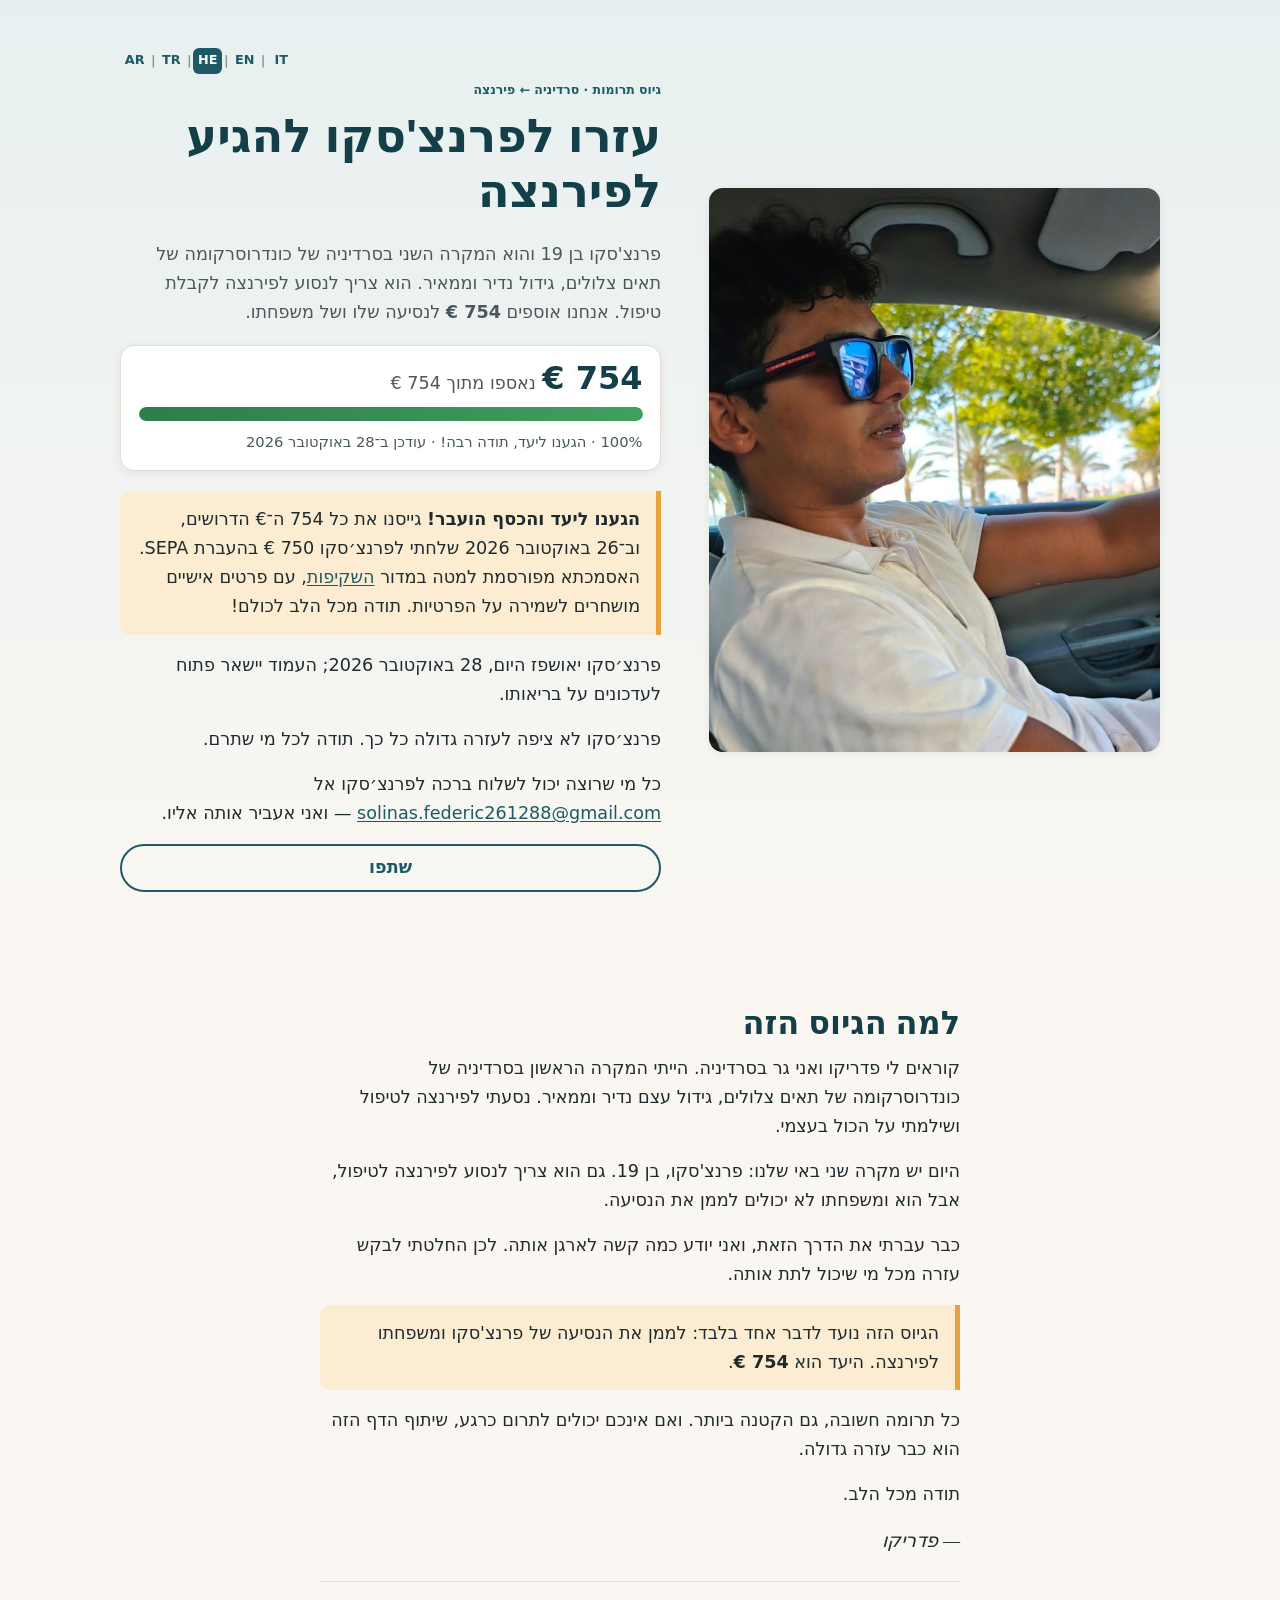
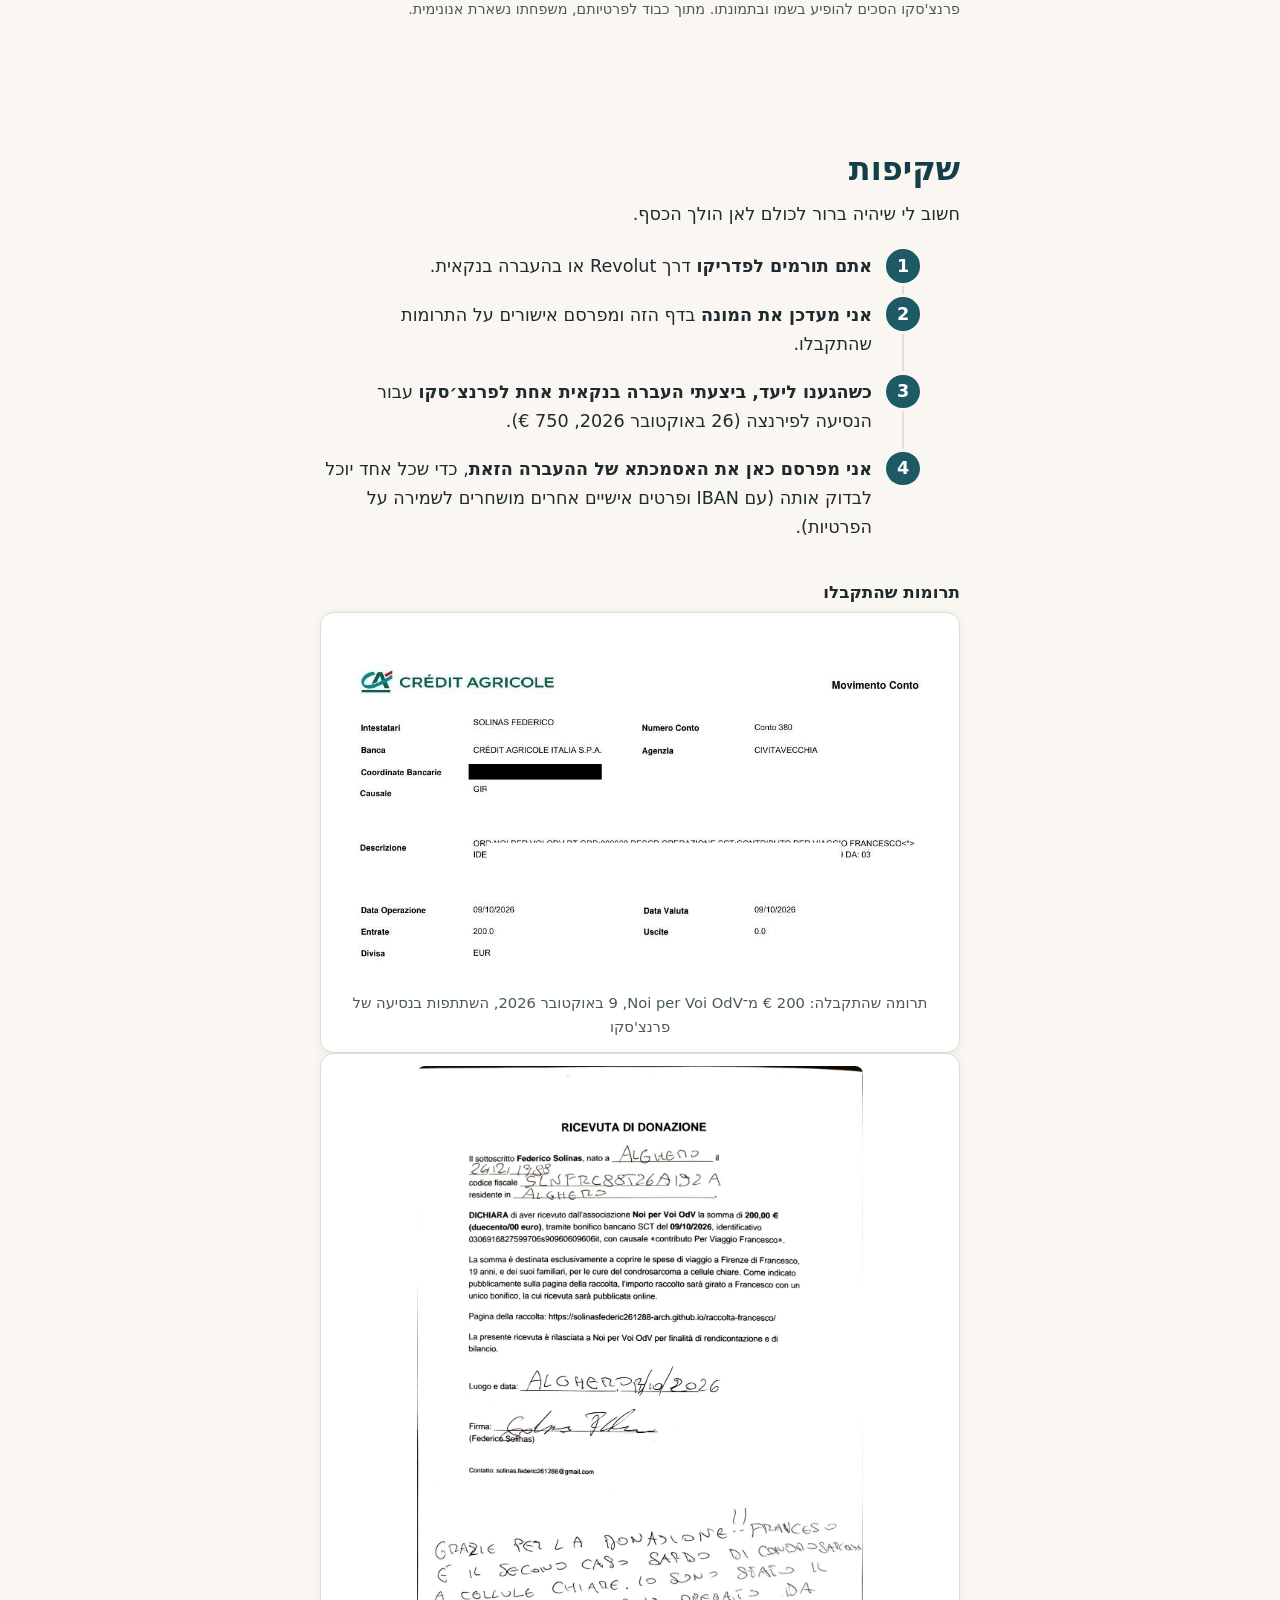
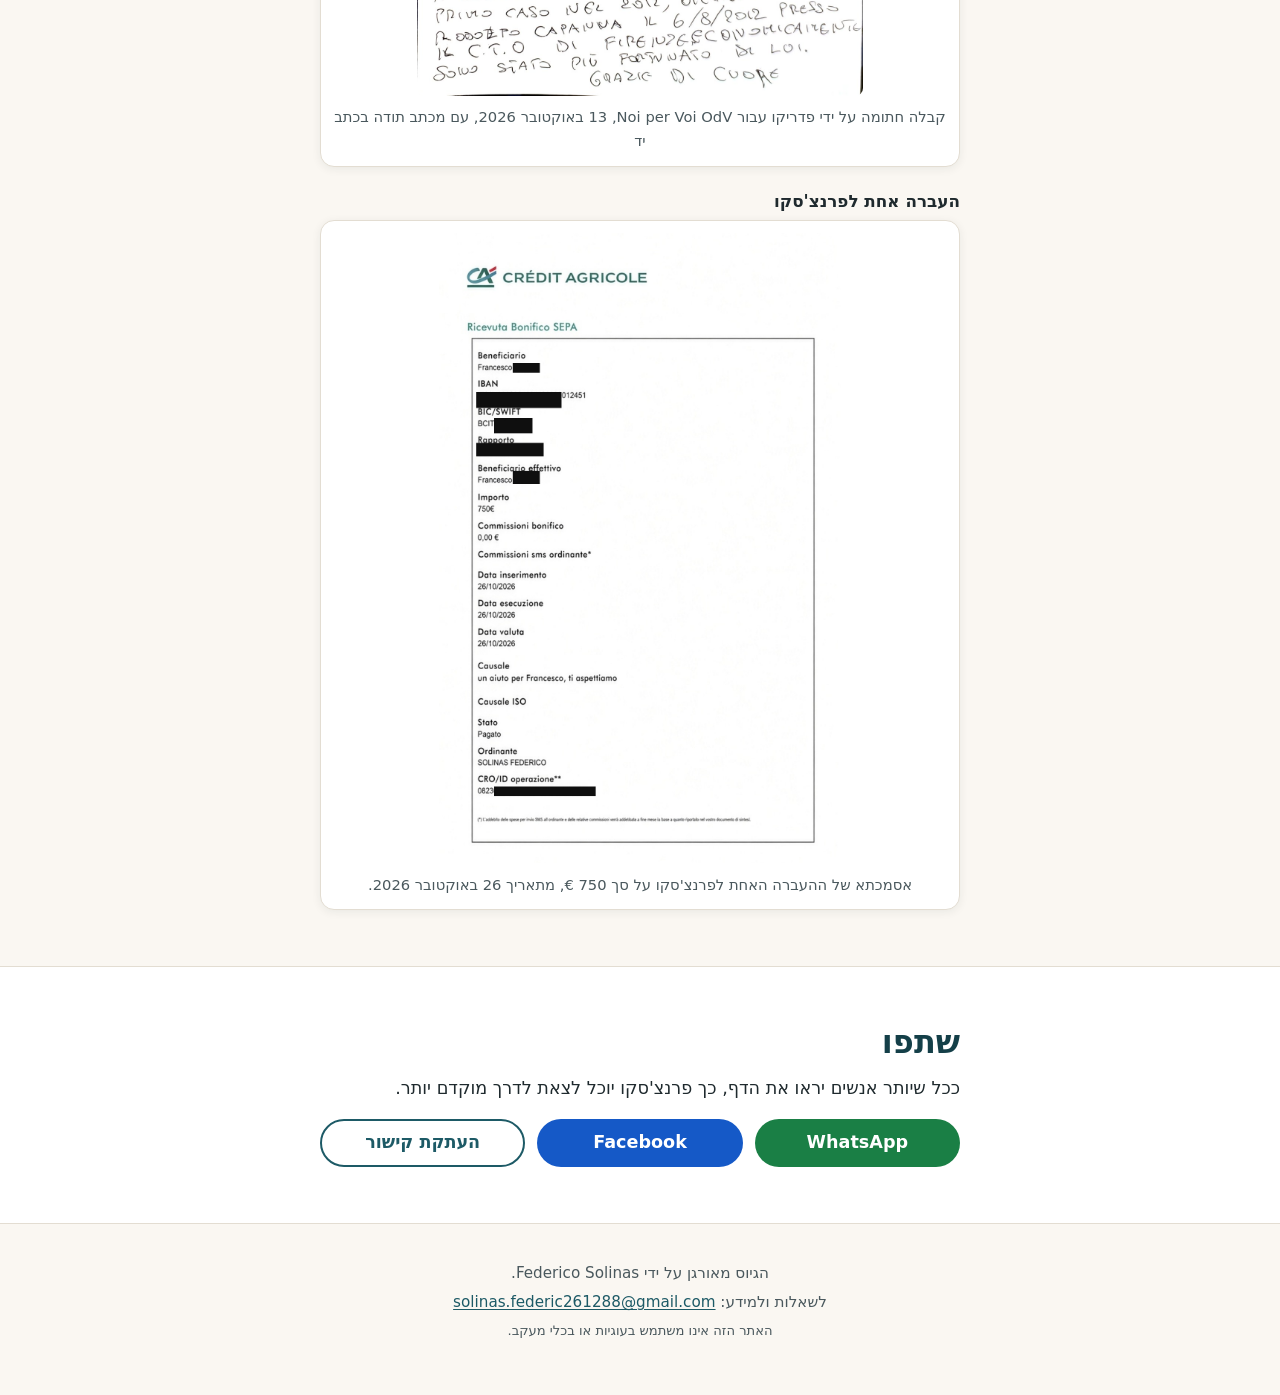
<file: he/index.html>
<!doctype html>
<html lang="he" dir="rtl">
<head>
  <meta charset="utf-8">
  <meta name="viewport" content="width=device-width, initial-scale=1">
  <!-- Versione HE: usa gli stessi config.js, app.js, styles.css e immagini della pagina italiana (../). Generata da en/index.html. -->
  <meta http-equiv="Content-Security-Policy" content="default-src 'self'; img-src 'self' data:; style-src 'self'; script-src 'self'; connect-src 'none'; object-src 'none'; base-uri 'self'; form-action 'none'">
  <meta name="referrer" content="no-referrer">
  <title>עזרו לפרנצ'סקו להגיע לפירנצה</title>
  <meta name="description" content="פרנצ'סקו בן 19 והוא המקרה השני בסרדיניה של כונדרוסרקומה של תאים צלולים. אנחנו אוספים 754 € לנסיעה שלו לפירנצה עם משפחתו.">
  <meta name="theme-color" content="#1d5a66">
  <meta property="og:type" content="website">
  <meta property="og:locale" content="he_IL">
  <meta property="og:locale:alternate" content="it_IT">
  <meta property="og:locale:alternate" content="en_GB">
  <meta property="og:locale:alternate" content="tr_TR">
  <meta property="og:locale:alternate" content="ar_AR">
  <meta property="og:title" content="עזרו לפרנצ'סקו להגיע לפירנצה">
  <meta property="og:description" content="אנחנו אוספים 754 € לנסיעה של פרנצ'סקו, בן 19, ומשפחתו לפירנצה.">
  <meta property="og:url" content="https://solinasfederic261288-arch.github.io/raccolta-francesco/he/">
  <meta property="og:image" content="https://solinasfederic261288-arch.github.io/raccolta-francesco/images/francesco.jpg">
  <meta property="og:image:width" content="720">
  <meta property="og:image:height" content="1219">
  <meta property="og:image:alt" content="פרנצ'סקו, בן 19">
  <link rel="canonical" href="https://solinasfederic261288-arch.github.io/raccolta-francesco/he/">
  <link rel="alternate" hreflang="it" href="https://solinasfederic261288-arch.github.io/raccolta-francesco/">
  <link rel="alternate" hreflang="en" href="https://solinasfederic261288-arch.github.io/raccolta-francesco/en/">
  <link rel="alternate" hreflang="he" href="https://solinasfederic261288-arch.github.io/raccolta-francesco/he/">
  <link rel="alternate" hreflang="tr" href="https://solinasfederic261288-arch.github.io/raccolta-francesco/tr/">
  <link rel="alternate" hreflang="ar" href="https://solinasfederic261288-arch.github.io/raccolta-francesco/ar/">
  <link rel="alternate" hreflang="x-default" href="https://solinasfederic261288-arch.github.io/raccolta-francesco/">
  <link rel="icon" href="data:image/svg+xml,%3Csvg xmlns='http://www.w3.org/2000/svg' viewBox='0 0 100 100'%3E%3Ctext y='.9em' font-size='90'%3E%F0%9F%92%99%3C/text%3E%3C/svg%3E">
  <link rel="stylesheet" href="../styles.css">
</head>
<body>
  <a class="skip" href="#story">דילוג לתוכן</a>

  <aside class="urgenza" id="urgenza" aria-label="דחוף">
    <div class="wrap urgenza-riga">
      <p><strong>דחוף:</strong> פרנצ'סקו זומן לתור בפירנצה, אבל אין לו כסף לנסוע. עדיין חסרים <strong><span data-mancano>554 €</span></strong>: גם תרומה קטנה עוזרת.</p>
      <a class="btn btn-urgenza" href="#dona">תרמו עכשיו</a>
    </div>
  </aside>

  <header class="hero">
    <div class="wrap hero-grid">

      <div class="hero-titolo">
        <div class="hero-top">
          <p class="eyebrow">גיוס תרומות · סרדיניה ← פירנצה</p>
          <nav class="lingua" aria-label="שפה / Language">
            <a href="../" lang="it" hreflang="it" title="Italiano">IT</a><span aria-hidden="true">|</span><a href="../en/" lang="en" hreflang="en" title="English">EN</a><span aria-hidden="true">|</span><a href="./" lang="he" hreflang="he" title="עברית" aria-current="page">HE</a><span aria-hidden="true">|</span><a href="../tr/" lang="tr" hreflang="tr" title="Türkçe">TR</a><span aria-hidden="true">|</span><a href="../ar/" lang="ar" hreflang="ar" title="العربية">AR</a>
          </nav>
        </div>
        <h1>עזרו לפרנצ'סקו להגיע לפירנצה</h1>
      </div>

      <figure class="foto" id="foto-francesco">
        <img src="../images/francesco.jpg" width="720" height="1219" alt="פרנצ'סקו, בן 19, מאחורי ההגה עם משקפי שמש" fetchpriority="high">
      </figure>

      <div class="hero-corpo">
        <p class="lead">פרנצ'סקו בן 19 והוא המקרה השני בסרדיניה של כונדרוסרקומה של תאים צלולים, גידול נדיר וממאיר. הוא צריך לנסוע לפירנצה לקבלת טיפול. אנחנו אוספים <strong>754 €</strong> לנסיעה שלו ושל משפחתו.</p>

        <div class="progresso" aria-labelledby="prog-titolo">
          <h2 id="prog-titolo" class="sr-only">התקדמות הגיוס</h2>
          <p class="prog-cifre">
            <span class="prog-raccolto" id="raccolto">0 €</span>
            <span class="prog-obiettivo"> נאספו מתוך <span id="obiettivo">754 €</span></span>
          </p>
          <div class="barra" id="barra" role="progressbar" aria-valuemin="0" aria-valuemax="754" aria-valuenow="0" aria-label="אירו שנאספו">
            <div class="barra-riempimento" id="barra-riempimento"></div>
          </div>
          <p class="prog-nota"><span id="percentuale">0%</span> · <span id="mancano">חסרים 754 €</span><span id="aggiornato"></span></p>
        </div>

        <p class="evidenza" id="obiettivo-raggiunto"><strong>הגענו ליעד והכסף הועבר!</strong> גייסנו את כל 754&nbsp;ה־€ הדרושים, וב־26 באוקטובר 2026 שלחתי לפרנצ׳סקו 750&nbsp;€ בהעברת SEPA. האסמכתא מפורסמת למטה במדור <a href="#trasparenza">השקיפות</a>, עם פרטים אישיים מושחרים לשמירה על הפרטיות. תודה מכל הלב לכולם!</p>
        <p>פרנצ׳סקו יאושפז היום, 28 באוקטובר 2026; העמוד יישאר פתוח לעדכונים על בריאותו.</p>
        <p>פרנצ׳סקו לא ציפה לעזרה גדולה כל כך. תודה לכל מי שתרם.</p>
        <p>כל מי שרוצה יכול לשלוח ברכה לפרנצ׳סקו אל <a href="mailto:solinas.federic261288@gmail.com" dir="ltr">solinas.federic261288@gmail.com</a> — ואני אעביר אותה אליו.</p>

        <div class="cta">
          <a class="btn btn-primario" href="#dona">תרמו עכשיו</a>
          <a class="btn btn-secondario" href="#condividi">שתפו</a>
        </div>
      </div>
    </div>
  </header>

  <main>
    <section id="story" class="sezione">
      <div class="wrap stretto">
        <h2>למה הגיוס הזה</h2>
        <p>קוראים לי פדריקו ואני גר בסרדיניה. הייתי המקרה הראשון בסרדיניה של כונדרוסרקומה של תאים צלולים, גידול עצם נדיר וממאיר. נסעתי לפירנצה לטיפול ושילמתי על הכול בעצמי.</p>
        <p>היום יש מקרה שני באי שלנו: פרנצ'סקו, בן 19. גם הוא צריך לנסוע לפירנצה לטיפול, אבל הוא ומשפחתו לא יכולים לממן את הנסיעה.</p>
        <p>כבר עברתי את הדרך הזאת, ואני יודע כמה קשה לארגן אותה. לכן החלטתי לבקש עזרה מכל מי שיכול לתת אותה.</p>
        <p class="evidenza">הגיוס הזה נועד לדבר אחד בלבד: לממן את הנסיעה של פרנצ'סקו ומשפחתו לפירנצה. היעד הוא <strong>754 €</strong>.</p>
        <p>כל תרומה חשובה, גם הקטנה ביותר. ואם אינכם יכולים לתרום כרגע, שיתוף הדף הזה הוא כבר עזרה גדולה.</p>
        <p>תודה מכל הלב.</p>
        <p class="firma">— פדריקו</p>
        <p class="nota-privacy">פרנצ'סקו הסכים להופיע בשמו ובתמונתו. מתוך כבוד לפרטיותם, משפחתו נשארת אנונימית.</p>
      </div>
    </section>

    <section id="dona" class="sezione sezione-chiara">
      <div class="wrap stretto">
        <h2>איך לתרום</h2>
        <p>התרומות מגיעות אליי, פדריקו. כשנגיע ליעד, אבצע העברה בנקאית אחת לפרנצ'סקו ואפרסם כאן את האסמכתא (ראו <a href="#trasparenza">שקיפות</a>).</p>

        <p>בחרו את הדרך הנוחה לכם: כל האפשרויות שלמטה רשומות על שמי.</p>

        <div class="nota-info">
          <p><strong>מטרת ההעברה:</strong> בהעברות בנקאיות, נא לרשום בשדה מטרת ההעברה/הערה את הנוסח “<span data-campo="causale" lang="it" dir="ltr">Viaggio Francesco Firenze</span>” (באיטלקית: “הנסיעה של פרנצ'סקו לפירנצה”), בדיוק כפי שהוא כתוב.</p>
          <p><strong>מחוץ לאזור SEPA:</strong> יש לבצע העברה בינלאומית (SWIFT) לחשבון ה־IBAN של Revolut שלמטה, עם קוד BIC ‏<span class="iban" data-campo="bicRevolut" dir="ltr">REVOLT21</span> ובנק מתווך ‏<span class="iban" data-campo="bicCorrispondente" dir="ltr">CHASDEFX</span>. ייתכנו עמלות בנק, ולכן מומלץ לתרום כמה יורו ולא יורו אחד בלבד.</p>
        </div>

        <div class="card card-evidenza" id="card-revolut-tel">
          <h3><span aria-hidden="true">📱</span> Revolut: שליחה מהטלפון</h3>
          <p>אם יש לכם Revolut, אפשר לשלוח מיד וללא עמלות למספר שלי:</p>
          <dl class="dati">
            <div>
              <dt>מספר Revolut</dt>
              <dd class="iban-riga">
                <span id="telefono-revolut" class="iban" data-campo="telefonoRevolut" dir="ltr">[NUMBER TO BE ADDED]</span>
                <button type="button" class="btn btn-piccolo" data-copia="telefonoRevolut" aria-describedby="telefono-revolut">העתקת המספר</button>
              </dd>
            </div>
            <div>
              <dt>בעל החשבון</dt>
              <dd><span data-campo="intestatario" dir="ltr">[INTESTATARIO DA INSERIRE]</span></dd>
            </div>
          </dl>
          <!-- Pulsante opzionale: compare solo se in config.js revolutLink contiene un link valido -->
          <a class="btn btn-primario btn-pieno btn-revolut" id="revolut-link" href="#dona" rel="noopener noreferrer" target="_blank" hidden>תרומה דרך Revolut</a>
        </div>

        <div class="card" id="card-revolut">
          <h3><span aria-hidden="true">🏦</span> <span id="titolo-revolut">העברה בנקאית – חשבון Revolut</span></h3>
          <dl class="dati">
            <div>
              <dt>בעל החשבון</dt>
              <dd><span data-campo="intestatario" dir="ltr">[INTESTATARIO DA INSERIRE]</span></dd>
            </div>
            <div>
              <dt>IBAN</dt>
              <dd class="iban-riga">
                <span id="iban-revolut" class="iban" data-campo="ibanRevolut" dir="ltr">[IBAN REVOLUT]</span>
                <button type="button" class="btn btn-piccolo" data-copia="ibanRevolut" aria-describedby="iban-revolut">העתקת IBAN</button>
              </dd>
            </div>
            <div>
              <dt>מטרת ההעברה</dt>
              <dd class="iban-riga">
                <span id="causale-revolut" data-campo="causale" lang="it" dir="ltr">[CAUSALE]</span>
                <button type="button" class="btn btn-piccolo btn-leggero" data-copia="causale" aria-describedby="causale-revolut">העתקה</button>
              </dd>
            </div>
          </dl>
          <div class="extra-sepa" id="extra-sepa">
            <h4>להעברות מחוץ לאזור SEPA (‏SWIFT)</h4>
            <dl class="dati">
            <div>
              <dt>BIC / SWIFT</dt>
              <dd class="iban-riga">
                <span id="bic-revolut" class="iban" data-campo="bicRevolut" dir="ltr">[BIC]</span>
                <button type="button" class="btn btn-piccolo btn-leggero" data-copia="bicRevolut" aria-describedby="bic-revolut">העתקת BIC</button>
              </dd>
            </div>
            <div>
              <dt>בנק</dt>
              <dd><span data-campo="bancaRevolut">[BANCA]</span></dd>
            </div>
            <div>
              <dt>כתובת הבנק</dt>
              <dd><span data-campo="indirizzoBancaRevolut" dir="ltr">[INDIRIZZO]</span></dd>
            </div>
            <div>
              <dt>BIC של הבנק המתווך</dt>
              <dd class="iban-riga">
                <span id="bic-corrispondente" class="iban" data-campo="bicCorrispondente" dir="ltr">[BIC]</span>
                <button type="button" class="btn btn-piccolo btn-leggero" data-copia="bicCorrispondente" aria-describedby="bic-corrispondente">העתקת BIC</button>
              </dd>
            </div>
            </dl>
          </div>
        </div>

        <div class="card" id="card-banca">
          <h3><span aria-hidden="true">🏦</span> <span id="titolo-banca">העברה בנקאית</span></h3>
          <dl class="dati">
            <div>
              <dt>בעל החשבון</dt>
              <dd><span data-campo="intestatario" dir="ltr">[INTESTATARIO DA INSERIRE]</span></dd>
            </div>
            <div>
              <dt>IBAN</dt>
              <dd class="iban-riga">
                <span id="iban" class="iban" data-campo="iban" dir="ltr">[IBAN]</span>
                <button type="button" class="btn btn-piccolo" data-copia="iban" aria-describedby="iban">העתקת IBAN</button>
              </dd>
            </div>
            <div>
              <dt>מטרת ההעברה</dt>
              <dd class="iban-riga">
                <span id="causale" data-campo="causale" lang="it" dir="ltr">[CAUSALE]</span>
                <button type="button" class="btn btn-piccolo btn-leggero" data-copia="causale" aria-describedby="causale">העתקה</button>
              </dd>
            </div>
          </dl>
        </div>
      </div>
    </section>

    <section id="trasparenza" class="sezione">
      <div class="wrap stretto">
        <h2>שקיפות</h2>
        <p>חשוב לי שיהיה ברור לכולם לאן הולך הכסף.</p>
        <ol class="passi">
          <li><strong>אתם תורמים לפדריקו</strong> דרך Revolut או בהעברה בנקאית.</li>
          <li><strong>אני מעדכן את המונה</strong> בדף הזה ומפרסם אישורים על התרומות שהתקבלו.</li>
          <li><strong>כשהגענו ליעד, ביצעתי העברה בנקאית אחת לפרנצ׳סקו</strong> עבור הנסיעה לפירנצה (26 באוקטובר 2026, 750&nbsp;€).</li>
          <li><strong>אני מפרסם כאן את האסמכתא של ההעברה הזאת</strong>, כדי שכל אחד יוכל לבדוק אותה (עם IBAN ופרטים אישיים אחרים מושחרים לשמירה על הפרטיות).</li>
        </ol>

        <!-- CONFERMA DONAZIONI RICEVUTE: images/ricevuta.jpg + ricevutaPubblicata: true in config.js -->
        <div class="blocco-ricevuta" id="blocco-ricezione" hidden>
          <h3>תרומות שהתקבלו</h3>
          <div class="ricevuta" id="ricezione"></div>
        </div>

        <!-- BONIFICO UNICO A FRANCESCO: images/bonifico-francesco.jpg + bonificoFinalePubblicato: true in config.js -->
        <div class="blocco-ricevuta">
          <h3>העברה אחת לפרנצ'סקו</h3>
          <div class="ricevuta" id="ricevuta">
            <div class="ricevuta-attesa" id="ricevuta-attesa">
              <span aria-hidden="true">🧾</span>
              <p><strong>עדיין לא בוצעה</strong></p>
              <p>אבצע אותה כשנגיע ליעד ואפרסם כאן את האסמכתא.</p>
            </div>
          </div>
        </div>
      </div>
    </section>

    <section id="condividi" class="sezione sezione-chiara">
      <div class="wrap stretto">
        <h2>שתפו</h2>
        <p>ככל שיותר אנשים יראו את הדף, כך פרנצ'סקו יוכל לצאת לדרך מוקדם יותר.</p>
        <div class="share">
          <a class="btn btn-share btn-whatsapp" id="share-whatsapp" href="https://wa.me/" target="_blank" rel="noopener noreferrer">WhatsApp</a>
          <a class="btn btn-share btn-facebook" id="share-facebook" href="https://www.facebook.com/sharer/sharer.php" target="_blank" rel="noopener noreferrer">Facebook</a>
          <button type="button" class="btn btn-share btn-link" id="share-copia">העתקת קישור</button>
          <button type="button" class="btn btn-share btn-nativo" id="share-nativo" hidden>עוד…</button>
        </div>
      </div>
    </section>
  </main>

  <footer class="footer">
    <div class="wrap stretto">
      <p>הגיוס מאורגן על ידי Federico Solinas.</p>
      <p>לשאלות ולמידע: <span id="contatto" data-campo="contatto" dir="ltr">[CONTACT TO BE ADDED]</span></p>
      <p class="piccolo">האתר הזה אינו משתמש בעוגיות או בכלי מעקב.</p>
    </div>
  </footer>

  <div class="toast" id="toast" role="status" aria-live="polite"></div>

  <script src="../config.js"></script>
  <script src="../app.js"></script>
</body>
</html>
</file>
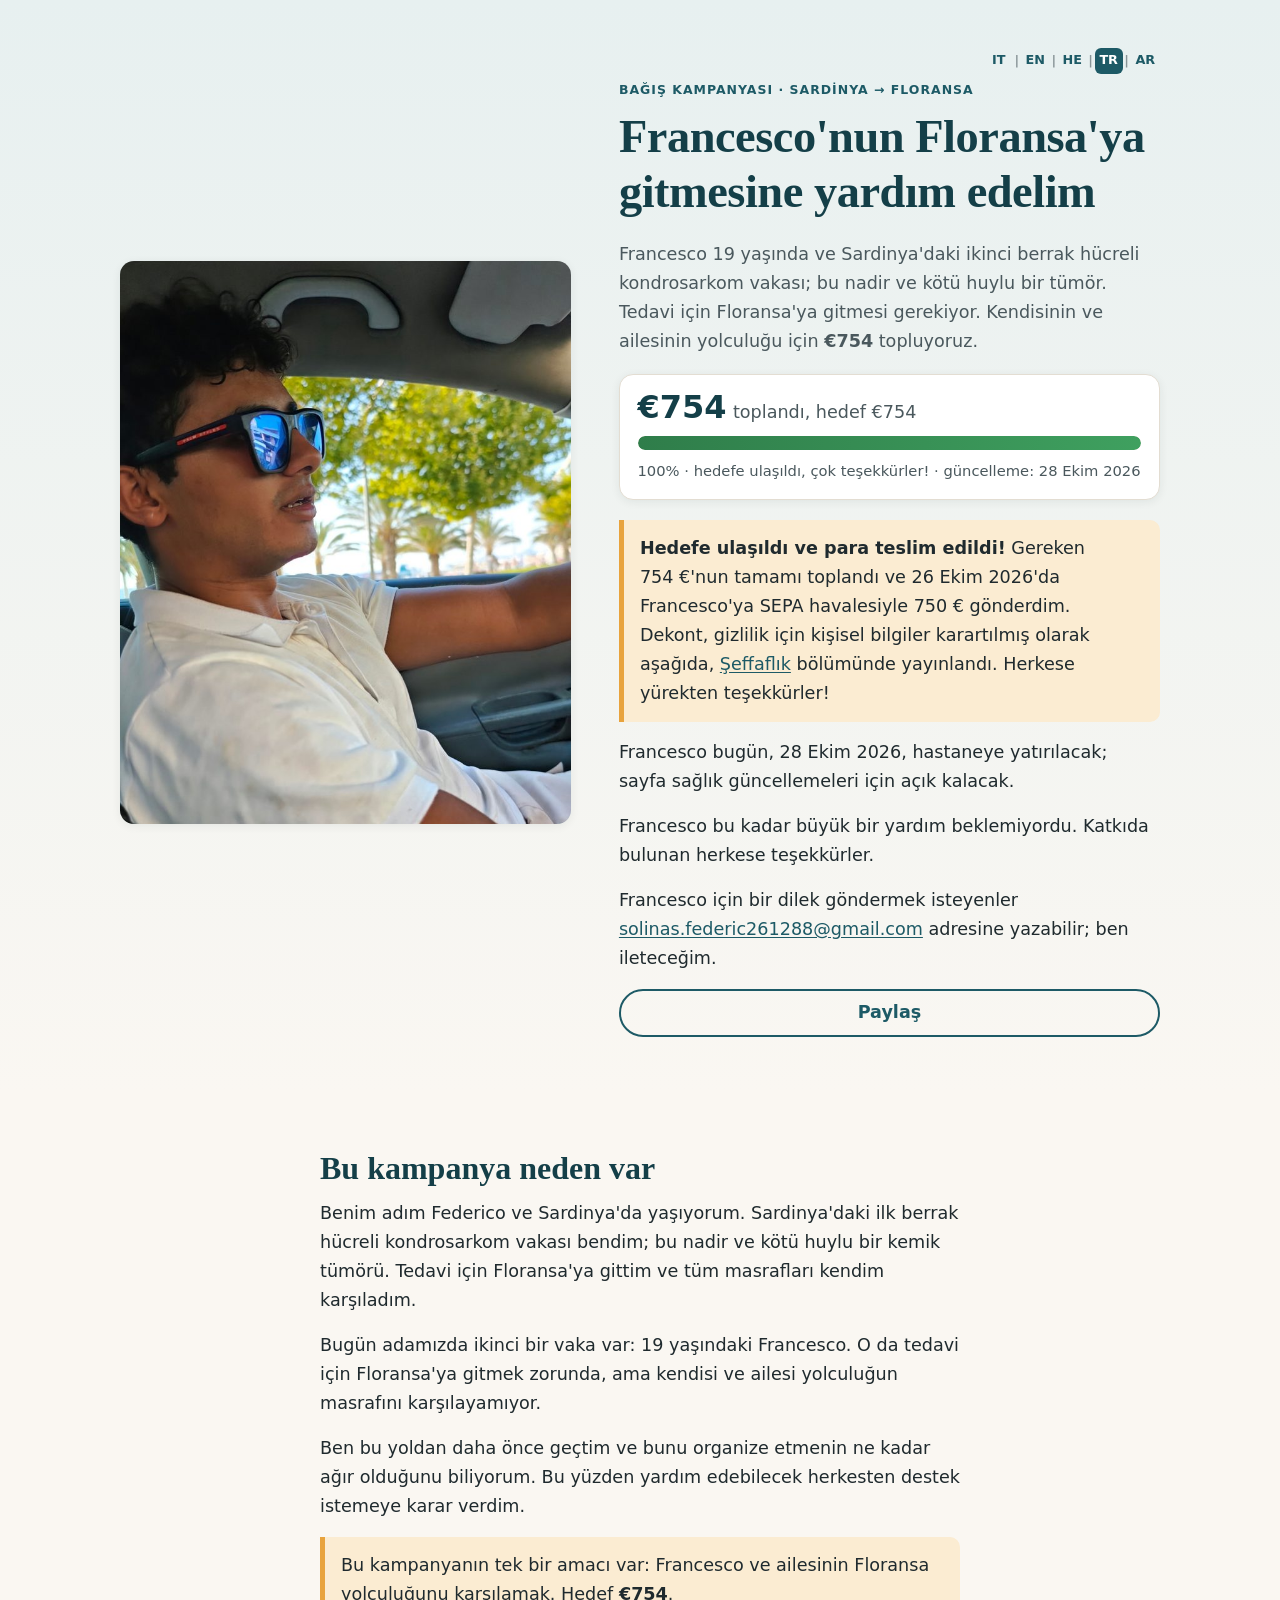
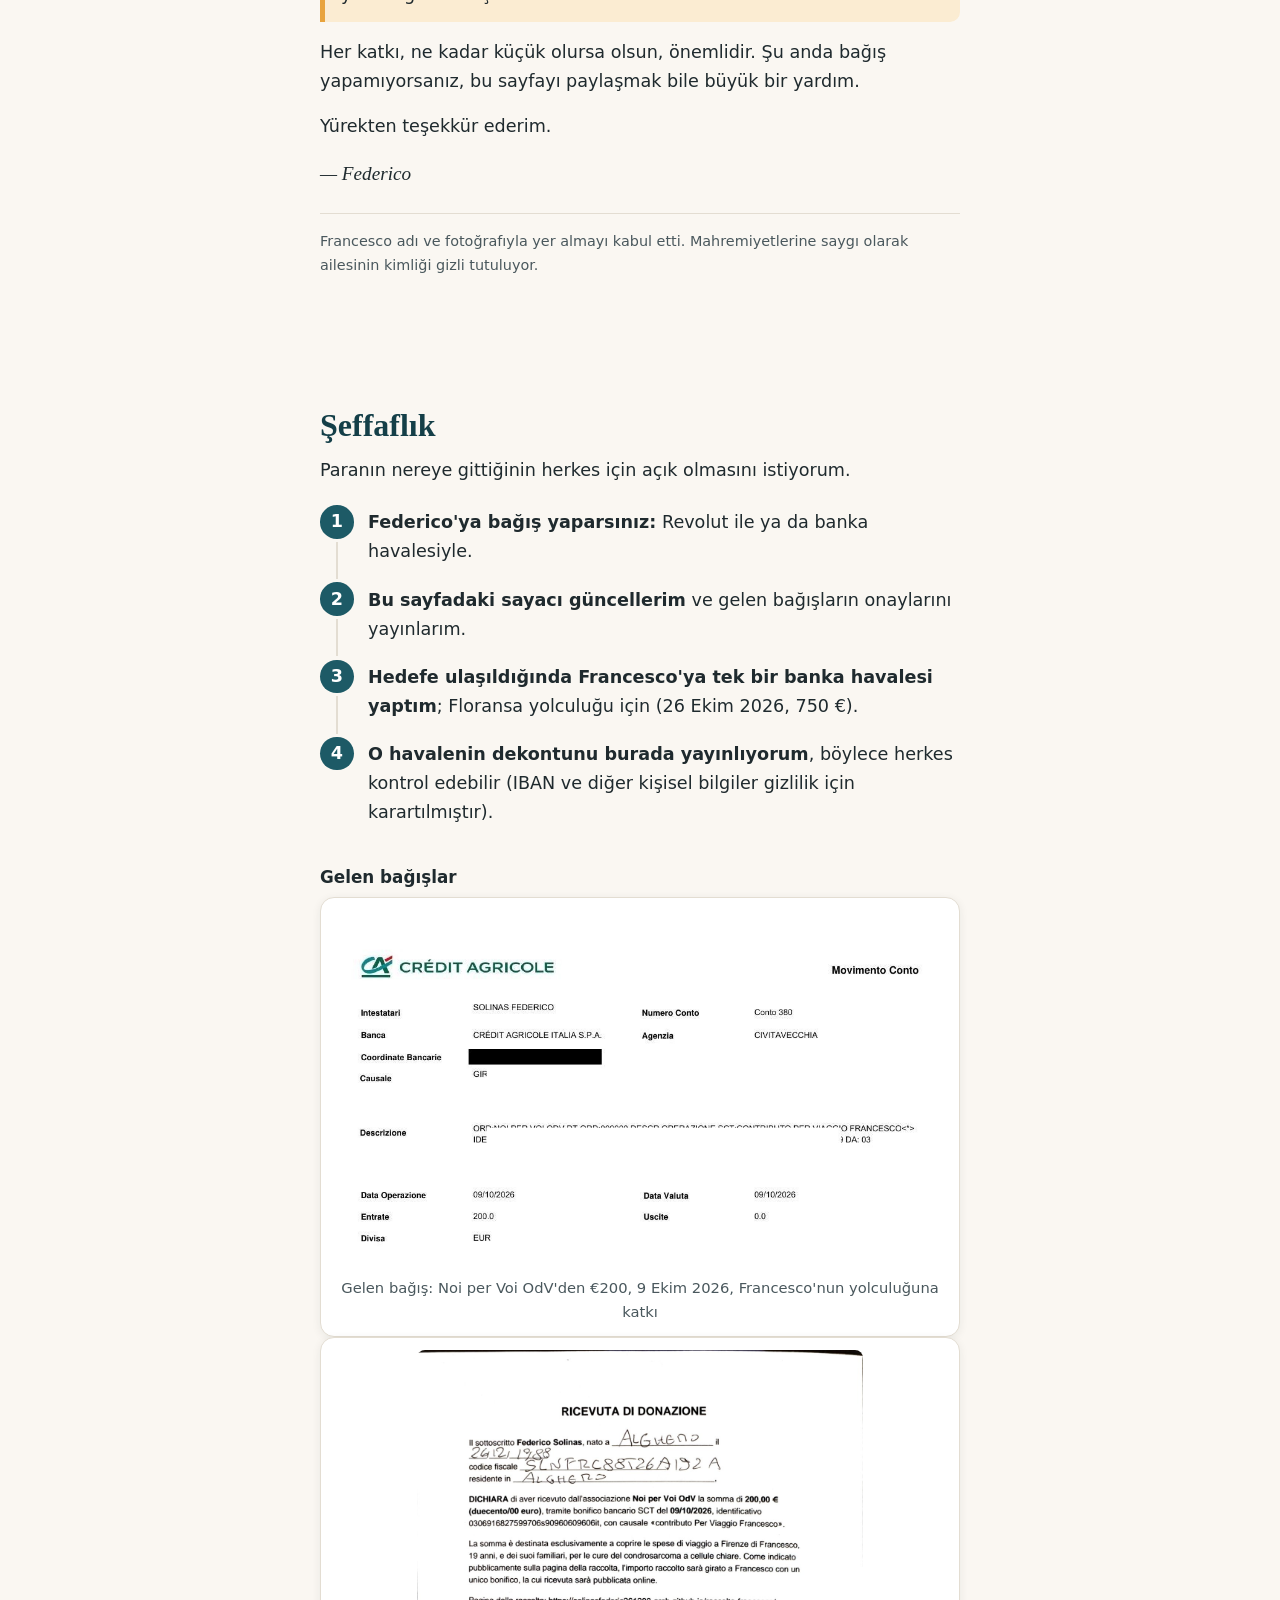
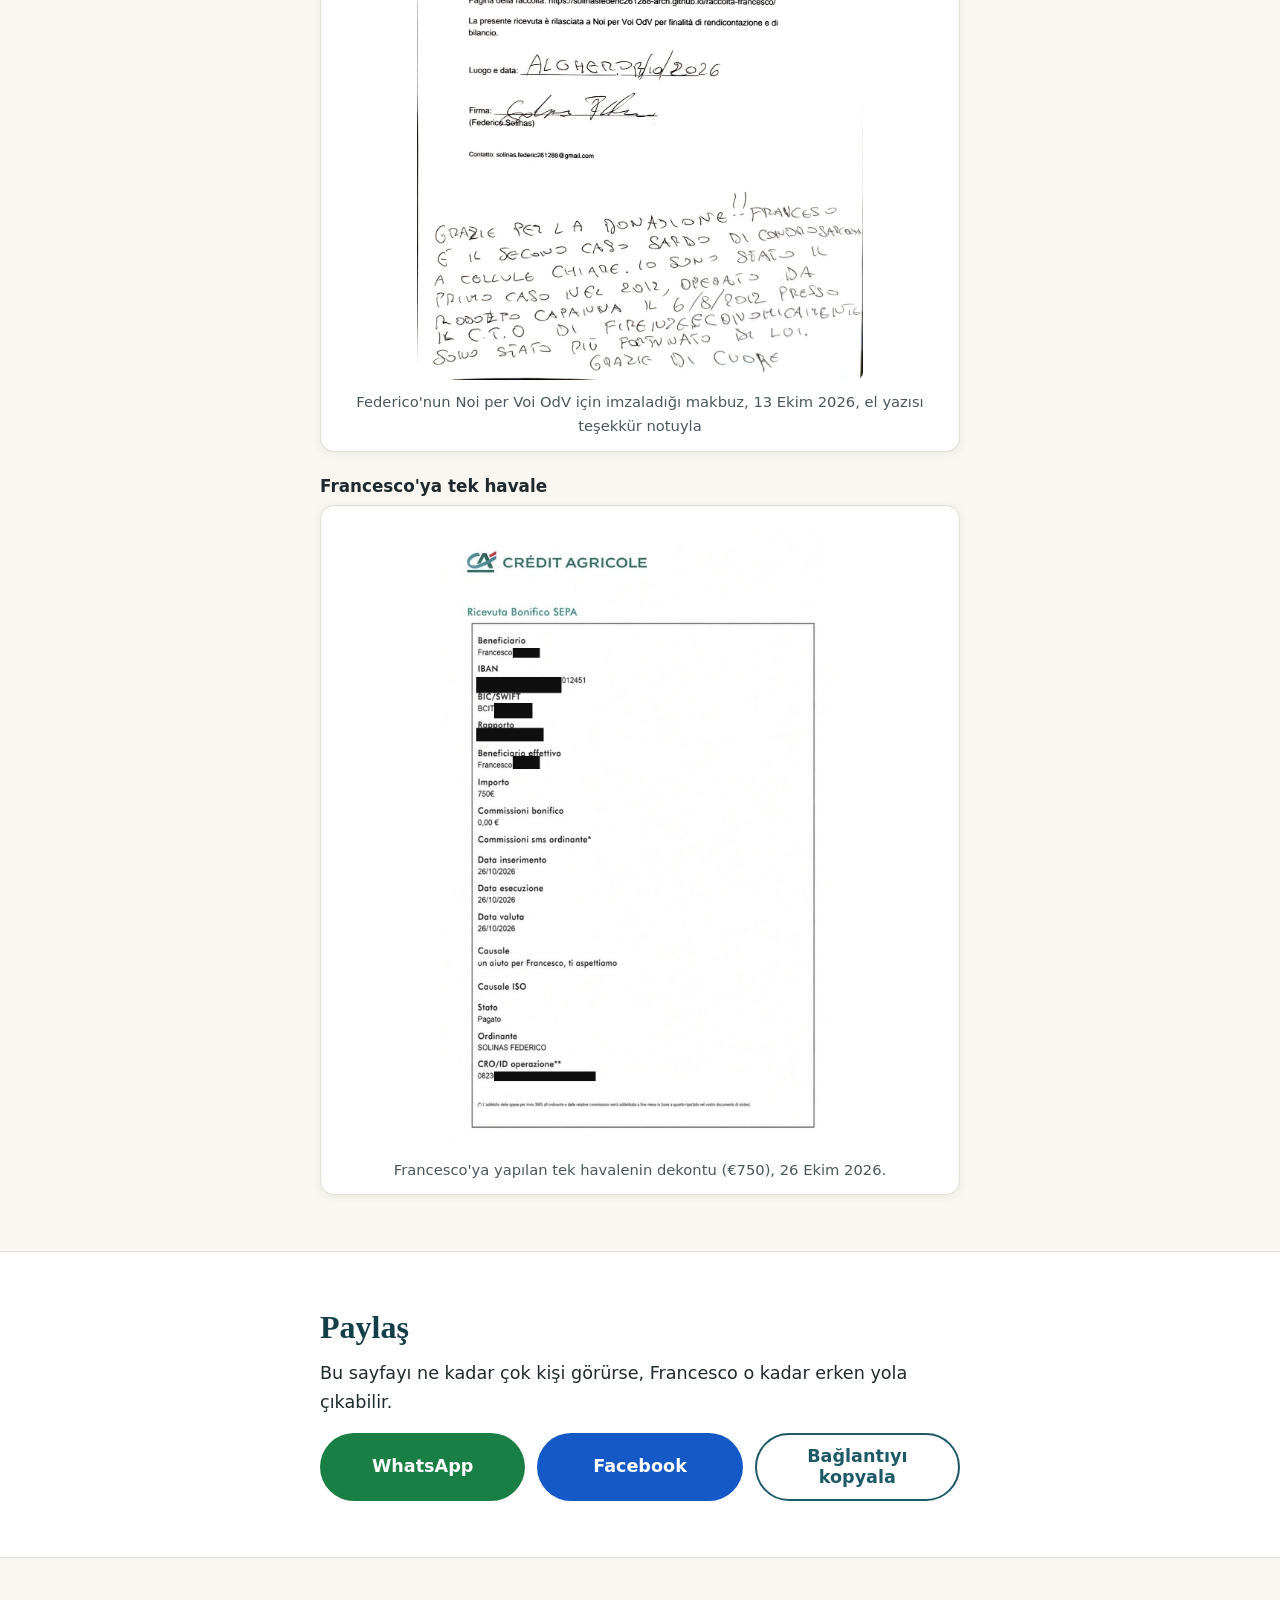
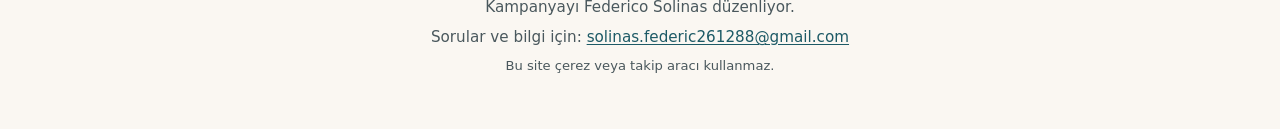
<file: tr/index.html>
<!doctype html>
<html lang="tr" dir="ltr">
<head>
  <meta charset="utf-8">
  <meta name="viewport" content="width=device-width, initial-scale=1">
  <!-- Versione TR: usa gli stessi config.js, app.js, styles.css e immagini della pagina italiana (../). Generata da en/index.html. -->
  <meta http-equiv="Content-Security-Policy" content="default-src 'self'; img-src 'self' data:; style-src 'self'; script-src 'self'; connect-src 'none'; object-src 'none'; base-uri 'self'; form-action 'none'">
  <meta name="referrer" content="no-referrer">
  <title>Francesco'nun Floransa'ya gitmesine yardım edelim</title>
  <meta name="description" content="Francesco 19 yaşında ve Sardinya'daki ikinci berrak hücreli kondrosarkom vakası. Ailesiyle birlikte Floransa'ya yapacağı yolculuk için €754 topluyoruz.">
  <meta name="theme-color" content="#1d5a66">
  <meta property="og:type" content="website">
  <meta property="og:locale" content="tr_TR">
  <meta property="og:locale:alternate" content="it_IT">
  <meta property="og:locale:alternate" content="en_GB">
  <meta property="og:locale:alternate" content="he_IL">
  <meta property="og:locale:alternate" content="ar_AR">
  <meta property="og:title" content="Francesco'nun Floransa'ya gitmesine yardım edelim">
  <meta property="og:description" content="19 yaşındaki Francesco ve ailesinin Floransa yolculuğu için €754 topluyoruz.">
  <meta property="og:url" content="https://solinasfederic261288-arch.github.io/raccolta-francesco/tr/">
  <meta property="og:image" content="https://solinasfederic261288-arch.github.io/raccolta-francesco/images/francesco.jpg">
  <meta property="og:image:width" content="720">
  <meta property="og:image:height" content="1219">
  <meta property="og:image:alt" content="Francesco, 19 yaşında">
  <link rel="canonical" href="https://solinasfederic261288-arch.github.io/raccolta-francesco/tr/">
  <link rel="alternate" hreflang="it" href="https://solinasfederic261288-arch.github.io/raccolta-francesco/">
  <link rel="alternate" hreflang="en" href="https://solinasfederic261288-arch.github.io/raccolta-francesco/en/">
  <link rel="alternate" hreflang="he" href="https://solinasfederic261288-arch.github.io/raccolta-francesco/he/">
  <link rel="alternate" hreflang="tr" href="https://solinasfederic261288-arch.github.io/raccolta-francesco/tr/">
  <link rel="alternate" hreflang="ar" href="https://solinasfederic261288-arch.github.io/raccolta-francesco/ar/">
  <link rel="alternate" hreflang="x-default" href="https://solinasfederic261288-arch.github.io/raccolta-francesco/">
  <link rel="icon" href="data:image/svg+xml,%3Csvg xmlns='http://www.w3.org/2000/svg' viewBox='0 0 100 100'%3E%3Ctext y='.9em' font-size='90'%3E%F0%9F%92%99%3C/text%3E%3C/svg%3E">
  <link rel="stylesheet" href="../styles.css">
</head>
<body>
  <a class="skip" href="#story">İçeriğe geç</a>

  <aside class="urgenza" id="urgenza" aria-label="Acil">
    <div class="wrap urgenza-riga">
      <p><strong>Acil:</strong> Francesco Floransa'daki randevusu için çağrıldı, ama yola çıkacak parası yok. Hâlâ <strong><span data-mancano>€554</span></strong> eksik: küçük bir bağış bile yardımcı olur.</p>
      <a class="btn btn-urgenza" href="#dona">Hemen bağış yap</a>
    </div>
  </aside>

  <header class="hero">
    <div class="wrap hero-grid">

      <div class="hero-titolo">
        <div class="hero-top">
          <p class="eyebrow">Bağış kampanyası · Sardinya → Floransa</p>
          <nav class="lingua" aria-label="Dil / Language">
            <a href="../" lang="it" hreflang="it" title="Italiano">IT</a><span aria-hidden="true">|</span><a href="../en/" lang="en" hreflang="en" title="English">EN</a><span aria-hidden="true">|</span><a href="../he/" lang="he" hreflang="he" title="עברית">HE</a><span aria-hidden="true">|</span><a href="./" lang="tr" hreflang="tr" title="Türkçe" aria-current="page">TR</a><span aria-hidden="true">|</span><a href="../ar/" lang="ar" hreflang="ar" title="العربية">AR</a>
          </nav>
        </div>
        <h1>Francesco'nun Floransa'ya gitmesine yardım edelim</h1>
      </div>

      <figure class="foto" id="foto-francesco">
        <img src="../images/francesco.jpg" width="720" height="1219" alt="Francesco, 19 yaşında, güneş gözlüğüyle direksiyonda" fetchpriority="high">
      </figure>

      <div class="hero-corpo">
        <p class="lead">Francesco 19 yaşında ve Sardinya'daki ikinci berrak hücreli kondrosarkom vakası; bu nadir ve kötü huylu bir tümör. Tedavi için Floransa'ya gitmesi gerekiyor. Kendisinin ve ailesinin yolculuğu için <strong>€754</strong> topluyoruz.</p>

        <div class="progresso" aria-labelledby="prog-titolo">
          <h2 id="prog-titolo" class="sr-only">Kampanyanın durumu</h2>
          <p class="prog-cifre">
            <span class="prog-raccolto" id="raccolto">€0</span>
            <span class="prog-obiettivo"> toplandı, hedef <span id="obiettivo">€754</span></span>
          </p>
          <div class="barra" id="barra" role="progressbar" aria-valuemin="0" aria-valuemax="754" aria-valuenow="0" aria-label="Toplanan euro">
            <div class="barra-riempimento" id="barra-riempimento"></div>
          </div>
          <p class="prog-nota"><span id="percentuale">0%</span> · <span id="mancano">hedefe €754 kaldı</span><span id="aggiornato"></span></p>
        </div>

        <p class="evidenza" id="obiettivo-raggiunto"><strong>Hedefe ulaşıldı ve para teslim edildi!</strong> Gereken 754&nbsp;€'nun tamamı toplandı ve 26 Ekim 2026'da Francesco'ya SEPA havalesiyle 750&nbsp;€ gönderdim. Dekont, gizlilik için kişisel bilgiler karartılmış olarak aşağıda, <a href="#trasparenza">Şeffaflık</a> bölümünde yayınlandı. Herkese yürekten teşekkürler!</p>
        <p>Francesco bugün, 28 Ekim 2026, hastaneye yatırılacak; sayfa sağlık güncellemeleri için açık kalacak.</p>
        <p>Francesco bu kadar büyük bir yardım beklemiyordu. Katkıda bulunan herkese teşekkürler.</p>
        <p>Francesco için bir dilek göndermek isteyenler <a href="mailto:solinas.federic261288@gmail.com">solinas.federic261288@gmail.com</a> adresine yazabilir; ben ileteceğim.</p>

        <div class="cta">
          <a class="btn btn-primario" href="#dona">Hemen bağış yap</a>
          <a class="btn btn-secondario" href="#condividi">Paylaş</a>
        </div>
      </div>
    </div>
  </header>

  <main>
    <section id="story" class="sezione">
      <div class="wrap stretto">
        <h2>Bu kampanya neden var</h2>
        <p>Benim adım Federico ve Sardinya'da yaşıyorum. Sardinya'daki ilk berrak hücreli kondrosarkom vakası bendim; bu nadir ve kötü huylu bir kemik tümörü. Tedavi için Floransa'ya gittim ve tüm masrafları kendim karşıladım.</p>
        <p>Bugün adamızda ikinci bir vaka var: 19 yaşındaki Francesco. O da tedavi için Floransa'ya gitmek zorunda, ama kendisi ve ailesi yolculuğun masrafını karşılayamıyor.</p>
        <p>Ben bu yoldan daha önce geçtim ve bunu organize etmenin ne kadar ağır olduğunu biliyorum. Bu yüzden yardım edebilecek herkesten destek istemeye karar verdim.</p>
        <p class="evidenza">Bu kampanyanın tek bir amacı var: Francesco ve ailesinin Floransa yolculuğunu karşılamak. Hedef <strong>€754</strong>.</p>
        <p>Her katkı, ne kadar küçük olursa olsun, önemlidir. Şu anda bağış yapamıyorsanız, bu sayfayı paylaşmak bile büyük bir yardım.</p>
        <p>Yürekten teşekkür ederim.</p>
        <p class="firma">— Federico</p>
        <p class="nota-privacy">Francesco adı ve fotoğrafıyla yer almayı kabul etti. Mahremiyetlerine saygı olarak ailesinin kimliği gizli tutuluyor.</p>
      </div>
    </section>

    <section id="dona" class="sezione sezione-chiara">
      <div class="wrap stretto">
        <h2>Nasıl bağış yapılır</h2>
        <p>Bağışlar bana, Federico'ya ulaşıyor. Hedefe ulaşıldığında Francesco'ya tek bir banka havalesi yapacağım ve dekontunu burada yayınlayacağım (bkz. <a href="#trasparenza">Şeffaflık</a>).</p>

        <p>Size en kolay gelen yöntemi seçin: aşağıdaki tüm seçenekler benim adıma.</p>

        <div class="nota-info">
          <p><strong>Açıklama:</strong> banka havalelerinde açıklama alanına “<span data-campo="causale" lang="it">Viaggio Francesco Firenze</span>” yazın (İtalyanca “Francesco'nun Floransa yolculuğu” demek), tam olarak yazıldığı gibi.</p>
          <p><strong>SEPA bölgesi dışından:</strong> aşağıdaki Revolut IBAN'ına, BIC kodu <span class="iban" data-campo="bicRevolut">REVOLT21</span> ve muhabir banka <span class="iban" data-campo="bicCorrispondente">CHASDEFX</span> ile uluslararası (SWIFT) havale yapın. Banka masrafları çıkabileceği için €1 yerine birkaç euro bağışlamanızı öneririz.</p>
        </div>

        <div class="card card-evidenza" id="card-revolut-tel">
          <h3><span aria-hidden="true">📱</span> Revolut: telefondan gönder</h3>
          <p>Revolut kullanıyorsanız numarama anında ve ücretsiz gönderebilirsiniz:</p>
          <dl class="dati">
            <div>
              <dt>Revolut numarası</dt>
              <dd class="iban-riga">
                <span id="telefono-revolut" class="iban" data-campo="telefonoRevolut">[NUMBER TO BE ADDED]</span>
                <button type="button" class="btn btn-piccolo" data-copia="telefonoRevolut" aria-describedby="telefono-revolut">Numarayı kopyala</button>
              </dd>
            </div>
            <div>
              <dt>Hesap sahibi</dt>
              <dd><span data-campo="intestatario">[INTESTATARIO DA INSERIRE]</span></dd>
            </div>
          </dl>
          <!-- Pulsante opzionale: compare solo se in config.js revolutLink contiene un link valido -->
          <a class="btn btn-primario btn-pieno btn-revolut" id="revolut-link" href="#dona" rel="noopener noreferrer" target="_blank" hidden>Revolut ile bağış yap</a>
        </div>

        <div class="card" id="card-revolut">
          <h3><span aria-hidden="true">🏦</span> <span id="titolo-revolut">Banka havalesi – Revolut hesabı</span></h3>
          <dl class="dati">
            <div>
              <dt>Hesap sahibi</dt>
              <dd><span data-campo="intestatario">[INTESTATARIO DA INSERIRE]</span></dd>
            </div>
            <div>
              <dt>IBAN</dt>
              <dd class="iban-riga">
                <span id="iban-revolut" class="iban" data-campo="ibanRevolut">[IBAN REVOLUT]</span>
                <button type="button" class="btn btn-piccolo" data-copia="ibanRevolut" aria-describedby="iban-revolut">IBAN'ı kopyala</button>
              </dd>
            </div>
            <div>
              <dt>Açıklama</dt>
              <dd class="iban-riga">
                <span id="causale-revolut" data-campo="causale" lang="it">[CAUSALE]</span>
                <button type="button" class="btn btn-piccolo btn-leggero" data-copia="causale" aria-describedby="causale-revolut">Kopyala</button>
              </dd>
            </div>
          </dl>
          <div class="extra-sepa" id="extra-sepa">
            <h4>SEPA bölgesi dışından havaleler için (SWIFT)</h4>
            <dl class="dati">
            <div>
              <dt>BIC / SWIFT</dt>
              <dd class="iban-riga">
                <span id="bic-revolut" class="iban" data-campo="bicRevolut">[BIC]</span>
                <button type="button" class="btn btn-piccolo btn-leggero" data-copia="bicRevolut" aria-describedby="bic-revolut">BIC'i kopyala</button>
              </dd>
            </div>
            <div>
              <dt>Banka</dt>
              <dd><span data-campo="bancaRevolut">[BANCA]</span></dd>
            </div>
            <div>
              <dt>Banka adresi</dt>
              <dd><span data-campo="indirizzoBancaRevolut">[INDIRIZZO]</span></dd>
            </div>
            <div>
              <dt>Muhabir banka BIC</dt>
              <dd class="iban-riga">
                <span id="bic-corrispondente" class="iban" data-campo="bicCorrispondente">[BIC]</span>
                <button type="button" class="btn btn-piccolo btn-leggero" data-copia="bicCorrispondente" aria-describedby="bic-corrispondente">BIC'i kopyala</button>
              </dd>
            </div>
            </dl>
          </div>
        </div>

        <div class="card" id="card-banca">
          <h3><span aria-hidden="true">🏦</span> <span id="titolo-banca">Banka havalesi</span></h3>
          <dl class="dati">
            <div>
              <dt>Hesap sahibi</dt>
              <dd><span data-campo="intestatario">[INTESTATARIO DA INSERIRE]</span></dd>
            </div>
            <div>
              <dt>IBAN</dt>
              <dd class="iban-riga">
                <span id="iban" class="iban" data-campo="iban">[IBAN]</span>
                <button type="button" class="btn btn-piccolo" data-copia="iban" aria-describedby="iban">IBAN'ı kopyala</button>
              </dd>
            </div>
            <div>
              <dt>Açıklama</dt>
              <dd class="iban-riga">
                <span id="causale" data-campo="causale" lang="it">[CAUSALE]</span>
                <button type="button" class="btn btn-piccolo btn-leggero" data-copia="causale" aria-describedby="causale">Kopyala</button>
              </dd>
            </div>
          </dl>
        </div>
      </div>
    </section>

    <section id="trasparenza" class="sezione">
      <div class="wrap stretto">
        <h2>Şeffaflık</h2>
        <p>Paranın nereye gittiğinin herkes için açık olmasını istiyorum.</p>
        <ol class="passi">
          <li><strong>Federico'ya bağış yaparsınız:</strong> Revolut ile ya da banka havalesiyle.</li>
          <li><strong>Bu sayfadaki sayacı güncellerim</strong> ve gelen bağışların onaylarını yayınlarım.</li>
          <li><strong>Hedefe ulaşıldığında Francesco'ya tek bir banka havalesi yaptım</strong>; Floransa yolculuğu için (26 Ekim 2026, 750&nbsp;€).</li>
          <li><strong>O havalenin dekontunu burada yayınlıyorum</strong>, böylece herkes kontrol edebilir (IBAN ve diğer kişisel bilgiler gizlilik için karartılmıştır).</li>
        </ol>

        <!-- CONFERMA DONAZIONI RICEVUTE: images/ricevuta.jpg + ricevutaPubblicata: true in config.js -->
        <div class="blocco-ricevuta" id="blocco-ricezione" hidden>
          <h3>Gelen bağışlar</h3>
          <div class="ricevuta" id="ricezione"></div>
        </div>

        <!-- BONIFICO UNICO A FRANCESCO: images/bonifico-francesco.jpg + bonificoFinalePubblicato: true in config.js -->
        <div class="blocco-ricevuta">
          <h3>Francesco'ya tek havale</h3>
          <div class="ricevuta" id="ricevuta">
            <div class="ricevuta-attesa" id="ricevuta-attesa">
              <span aria-hidden="true">🧾</span>
              <p><strong>Henüz yapılmadı</strong></p>
              <p>Hedefe ulaşıldığında yapacağım ve dekontunu burada yayınlayacağım.</p>
            </div>
          </div>
        </div>
      </div>
    </section>

    <section id="condividi" class="sezione sezione-chiara">
      <div class="wrap stretto">
        <h2>Paylaş</h2>
        <p>Bu sayfayı ne kadar çok kişi görürse, Francesco o kadar erken yola çıkabilir.</p>
        <div class="share">
          <a class="btn btn-share btn-whatsapp" id="share-whatsapp" href="https://wa.me/" target="_blank" rel="noopener noreferrer">WhatsApp</a>
          <a class="btn btn-share btn-facebook" id="share-facebook" href="https://www.facebook.com/sharer/sharer.php" target="_blank" rel="noopener noreferrer">Facebook</a>
          <button type="button" class="btn btn-share btn-link" id="share-copia">Bağlantıyı kopyala</button>
          <button type="button" class="btn btn-share btn-nativo" id="share-nativo" hidden>Diğer…</button>
        </div>
      </div>
    </section>
  </main>

  <footer class="footer">
    <div class="wrap stretto">
      <p>Kampanyayı Federico Solinas düzenliyor.</p>
      <p>Sorular ve bilgi için: <span id="contatto" data-campo="contatto">[CONTACT TO BE ADDED]</span></p>
      <p class="piccolo">Bu site çerez veya takip aracı kullanmaz.</p>
    </div>
  </footer>

  <div class="toast" id="toast" role="status" aria-live="polite"></div>

  <script src="../config.js"></script>
  <script src="../app.js"></script>
</body>
</html>
</file>
<file: styles.css>
/* Raccolta per Francesco — stile mobile-first, nessun font esterno */
:root {
  --bg: #faf7f2;
  --bg-chiaro: #ffffff;
  --testo: #1f2a2e;
  --testo-tenue: #4a585d;
  --primario: #1d5a66;
  --primario-scuro: #143f48;
  --accento: #e8a33d;
  --accento-tenue: #fbecd2;
  --bordo: #e3ddd2;
  --placeholder-bg: #fff4c2;
  --placeholder-bordo: #c99a00;
  --raggio: 14px;
  --ombra: 0 2px 10px rgba(20, 40, 45, .07);
  --font: system-ui, -apple-system, "Segoe UI", Roboto, "Noto Sans", "Helvetica Neue", Arial, sans-serif;
  --font-titoli: Georgia, "Noto Serif", "Times New Roman", serif;
}

*, *::before, *::after { box-sizing: border-box; }
[hidden] { display: none !important; }
html { scroll-behavior: smooth; -webkit-text-size-adjust: 100%; }
@media (prefers-reduced-motion: reduce) { html { scroll-behavior: auto; } * { transition: none !important; } }

body {
  margin: 0;
  font-family: var(--font);
  font-size: 1.0625rem;
  line-height: 1.65;
  color: var(--testo);
  background: var(--bg);
}

img { max-width: 100%; display: block; }
a { color: var(--primario); text-underline-offset: 2px; }
a:hover { color: var(--primario-scuro); }
:focus-visible { outline: 3px solid var(--accento); outline-offset: 3px; border-radius: 4px; }

.sr-only { position: absolute; width: 1px; height: 1px; padding: 0; margin: -1px; overflow: hidden; clip: rect(0 0 0 0); white-space: nowrap; border: 0; }
.skip { position: absolute; inset-inline-start: .5rem; top: 0; transform: translateY(-150%); background: var(--primario); color: #fff; padding: .6rem 1rem; z-index: 10; }
.skip:focus { transform: translateY(.5rem); }

.wrap { width: 100%; max-width: 1080px; margin: 0 auto; padding: 0 1.25rem; }
.stretto { max-width: 680px; }

h1, h2, h3 { line-height: 1.2; margin: 0 0 .75rem; }
h1 { font-family: var(--font-titoli); font-size: clamp(1.9rem, 7vw, 2.9rem); color: var(--primario-scuro); letter-spacing: -.01em; }
h2 { font-family: var(--font-titoli); font-size: clamp(1.5rem, 5vw, 2rem); color: var(--primario-scuro); }
h3 { font-size: 1.15rem; }
p { margin: 0 0 1rem; }

/* ---------- HERO ---------- */
.hero { padding: 1.25rem 0 2rem; background: linear-gradient(180deg, #e7f0f0 0%, var(--bg) 100%); }
.hero-grid { display: grid; gap: 1.1rem; grid-template-areas: "titolo" "foto" "corpo"; }
.hero-titolo { grid-area: titolo; }
.hero-titolo h1 { margin-bottom: 0; }
.foto { grid-area: foto; }
.hero-corpo { grid-area: corpo; }
.hero-top { display: flex; align-items: center; justify-content: space-between; gap: .4rem; margin-bottom: .5rem; }
.hero-top .eyebrow { margin-bottom: 0; }
.lingua { display: flex; align-items: center; gap: 0; font-size: .8rem; line-height: 1; font-weight: 700; flex-shrink: 0; color: var(--testo-tenue); }
.lingua a { display: inline-flex; align-items: center; justify-content: center; min-width: 1.75rem; min-height: 1.6rem; padding: 0 .3rem; border-radius: 6px; text-decoration: none; color: var(--primario); }
.lingua a:hover { background: rgba(29, 90, 102, .1); }
.lingua span { padding: 0 .1rem; opacity: .6; }
.lingua a[aria-current="page"] { background: var(--primario); color: #fff; }
.eyebrow { text-transform: uppercase; letter-spacing: .08em; font-size: .78rem; font-weight: 700; color: var(--primario); margin-bottom: .5rem; }
.lead { font-size: 1.1rem; color: var(--testo-tenue); margin-bottom: 1.1rem; }

.foto { margin: 0; border-radius: var(--raggio); overflow: hidden; aspect-ratio: 1 / 1; max-height: 50vh; width: 100%; background: #dfe8e8; box-shadow: var(--ombra); }
.foto img { width: 100%; height: 100%; object-fit: cover; object-position: 30% 8%; /* inquadra il viso (in alto a sinistra) */ }
.foto-placeholder {
  height: 100%; display: flex; flex-direction: column; align-items: center; justify-content: center; gap: .35rem;
  text-align: center; padding: 1rem; color: #6b5200;
  background: repeating-linear-gradient(45deg, var(--placeholder-bg), var(--placeholder-bg) 14px, #fff9dc 14px, #fff9dc 28px);
  border: 3px dashed var(--placeholder-bordo); border-radius: var(--raggio);
}
.foto-icona { font-size: 2.5rem; }
.foto-placeholder code { background: rgba(255,255,255,.7); padding: .1rem .35rem; border-radius: 4px; }

/* ---------- PROGRESSO ---------- */
.progresso { background: var(--bg-chiaro); border: 1px solid var(--bordo); border-radius: var(--raggio); padding: 1rem 1.1rem; margin: 0 0 1.25rem; box-shadow: var(--ombra); }
.prog-cifre { display: flex; flex-wrap: wrap; align-items: baseline; gap: .4rem; margin-bottom: .6rem; }
.prog-raccolto { font-size: 2rem; font-weight: 800; color: var(--primario-scuro); line-height: 1; }
.prog-obiettivo { color: var(--testo-tenue); }
.barra { height: 14px; background: #e9e4da; border-radius: 99px; overflow: hidden; }
.barra-riempimento { height: 100%; width: 0; background: linear-gradient(90deg, var(--primario), #2f8a8f); border-radius: 99px; transition: width 1s ease-out; min-width: 0; }
.prog-nota { margin: .55rem 0 0; font-size: .92rem; color: var(--testo-tenue); }
.progresso.completo .barra-riempimento { background: linear-gradient(90deg, #2f7d4a, #3fa05f); }

/* ---------- PULSANTI ---------- */
.cta { display: flex; flex-wrap: wrap; gap: .75rem; }
.btn {
  display: inline-flex; align-items: center; justify-content: center; gap: .4rem;
  min-height: 48px; padding: .7rem 1.3rem; border-radius: 999px; border: 2px solid transparent;
  font: inherit; font-weight: 700; text-decoration: none; cursor: pointer; line-height: 1.2;
  transition: background-color .15s, transform .1s;
}
.btn:active { transform: translateY(1px); }
.btn-primario { background: var(--primario); color: #fff; }
.btn-primario:hover { background: var(--primario-scuro); color: #fff; }
.btn-secondario { background: transparent; color: var(--primario); border-color: var(--primario); }
.btn-secondario:hover { background: var(--primario); color: #fff; }
.cta .btn { flex: 1 1 140px; }
.btn-piccolo { min-height: 40px; padding: .4rem .95rem; font-size: .92rem; background: var(--primario); color: #fff; }
.btn-piccolo:hover { background: var(--primario-scuro); }
.btn-leggero { background: transparent; color: var(--primario); border-color: var(--primario); }
.btn-leggero:hover { color: #fff; }
.btn-pieno { width: 100%; }
.btn-revolut { margin-top: 1rem; }
.btn[aria-disabled="true"] { background: #d9d6cf; color: #59605f; border-color: transparent; cursor: not-allowed; }

/* ---------- SEZIONI ---------- */
.sezione { padding: 2.5rem 0; }
.sezione-chiara { background: var(--bg-chiaro); border-top: 1px solid var(--bordo); border-bottom: 1px solid var(--bordo); }
.evidenza { background: var(--accento-tenue); border-left: 5px solid var(--accento); padding: .85rem 1rem; border-radius: 0 10px 10px 0; }
.firma { font-family: var(--font-titoli); font-style: italic; font-size: 1.2rem; }
.nota-privacy { font-size: .9rem; color: var(--testo-tenue); border-top: 1px solid var(--bordo); padding-top: 1rem; margin-top: 1.5rem; }

.card { background: var(--bg); border: 1px solid var(--bordo); border-radius: var(--raggio); padding: 1.15rem; margin-top: 1rem; }
.sezione:not(.sezione-chiara) .card { background: var(--bg-chiaro); }
.dati { margin: 0; display: grid; gap: .9rem; }
.dati dt { font-size: .8rem; text-transform: uppercase; letter-spacing: .06em; font-weight: 700; color: var(--testo-tenue); }
.dati dd { margin: .15rem 0 0; font-weight: 600; word-break: break-word; }
.iban-riga { display: flex; flex-wrap: wrap; align-items: center; gap: .6rem; }
.iban { font-family: ui-monospace, "SFMono-Regular", Menlo, Consolas, "DejaVu Sans Mono", monospace; font-size: clamp(.78rem, 3.7vw, 1.05rem); letter-spacing: 0; white-space: nowrap; }
.iban.placeholder { white-space: normal; }

/* Segnaposto: dati ancora da inserire, ben visibili */
.placeholder {
  background: var(--placeholder-bg); border: 2px dashed var(--placeholder-bordo); color: #6b5200;
  padding: .05rem .45rem; border-radius: 6px; font-family: var(--font); font-weight: 700; letter-spacing: 0;
}
.placeholder-nota { margin: .75rem 0 0; }

/* ---------- TRASPARENZA ---------- */
.passi { padding-left: 0; list-style: none; counter-reset: passo; margin: 1.25rem 0 1.5rem; }
.passi li { counter-increment: passo; position: relative; padding: .2rem 0 1rem 3rem; min-height: 2.4rem; }
.passi li::before {
  content: counter(passo); position: absolute; left: 0; top: 0;
  width: 2.1rem; height: 2.1rem; border-radius: 50%; background: var(--primario); color: #fff;
  display: flex; align-items: center; justify-content: center; font-weight: 800;
}
.passi li:not(:last-child)::after { content: ""; position: absolute; left: 1.02rem; top: 2.3rem; bottom: .2rem; width: 2px; background: var(--bordo); }

.ricevuta-attesa { text-align: center; border: 2px dashed var(--bordo); border-radius: var(--raggio); padding: 1.5rem 1rem; background: var(--bg-chiaro); color: var(--testo-tenue); }
.ricevuta-attesa span { font-size: 2.2rem; }
.ricevuta-attesa p { margin: .3rem 0 0; }
.ricevuta-attesa strong { color: var(--testo); }
.ricevuta figure { margin: 0; background: var(--bg-chiaro); border: 1px solid var(--bordo); border-radius: var(--raggio); padding: .75rem; box-shadow: var(--ombra); }
.ricevuta img { border-radius: 8px; margin: 0 auto; }
.ricevuta figcaption { font-size: .92rem; color: var(--testo-tenue); margin-top: .6rem; text-align: center; }

/* ---------- CONDIVIDI ---------- */
.share { display: grid; grid-template-columns: 1fr 1fr; gap: .75rem; }
.btn-share { color: #fff; }
.btn-whatsapp { background: #1a7f45; }
.btn-whatsapp:hover { background: #136135; color: #fff; }
.btn-facebook { background: #1559c7; }
.btn-facebook:hover { background: #0f449c; color: #fff; }
.btn-link, .btn-nativo { background: transparent; color: var(--primario); border-color: var(--primario); }
.btn-link:hover, .btn-nativo:hover { background: var(--primario); color: #fff; }

/* ---------- FOOTER ---------- */
.footer { padding: 2rem 0 3rem; text-align: center; color: var(--testo-tenue); font-size: .95rem; }
.footer p { margin: .3rem 0; }
.piccolo { font-size: .82rem; }

/* ---------- TOAST ---------- */
.toast {
  position: fixed; left: 50%; bottom: 1.25rem; transform: translate(-50%, 150%);
  background: var(--testo); color: #fff; padding: .7rem 1.1rem; border-radius: 10px;
  font-size: .95rem; box-shadow: 0 6px 20px rgba(0,0,0,.2); transition: transform .25s, opacity .25s, visibility .25s; opacity: 0; visibility: hidden; max-width: calc(100% - 2rem); text-align: center; z-index: 20;
}
.toast.visibile { transform: translate(-50%, 0); opacity: 1; visibility: visible; }

/* ---------- DESKTOP ---------- */
@media (min-width: 860px) {
  body { font-size: 1.1rem; }
  .hero { padding: 3rem 0 3.5rem; }
  .hero-grid { grid-template-columns: 5fr 6fr; column-gap: 3rem; row-gap: 1.25rem; grid-template-areas: "foto titolo" "foto corpo"; align-items: start; }
  .hero-titolo { align-self: end; }
  .foto { max-height: none; aspect-ratio: 4 / 5; align-self: center; }
  .sezione { padding: 3.5rem 0; }
  .share { grid-template-columns: repeat(auto-fit, minmax(150px, 1fr)); }
}

/* Nota informativa (pagina inglese: causale e bonifico SEPA) */
.nota-info { background: #eef5f5; border: 1px solid #cfe1e1; border-radius: var(--raggio); padding: .9rem 1rem; font-size: .95rem; }
.nota-info p { margin: 0 0 .5rem; }
.nota-info p:last-child { margin-bottom: 0; }

/* ---------- BANNER URGENTE ---------- */
.urgenza { background: #8f2f1c; color: #fff; padding: .85rem 0; border-bottom: 4px solid var(--accento); }
.urgenza-riga { display: flex; flex-wrap: wrap; align-items: center; gap: .65rem 1rem; }
.urgenza p { margin: 0; flex: 1 1 260px; font-size: 1rem; line-height: 1.45; }
.urgenza strong { color: #fff; }
.btn-urgenza { background: #fff; color: #8f2f1c; min-height: 44px; padding: .5rem 1.2rem; flex: 0 0 auto; }
.btn-urgenza:hover { background: var(--accento-tenue); color: #6e2414; }
.urgenza :focus-visible { outline-color: #fff; }
@media (max-width: 520px) { .btn-urgenza { width: 100%; } }

/* ---------- METODI DI DONAZIONE ---------- */
.card-evidenza { border: 2px solid var(--primario); background: #f1f7f7 !important; }
.card p { margin-bottom: .75rem; }
.extra-sepa { margin-top: 1.1rem; padding-top: 1rem; border-top: 1px dashed var(--bordo); }
.extra-sepa h4 { margin: 0 0 .7rem; font-size: .95rem; color: var(--testo-tenue); }
.extra-sepa .dati dd { font-weight: 600; }

/* ---------- TRASPARENZA: due blocchi ---------- */
.blocco-ricevuta { margin-top: 1.5rem; }
.blocco-ricevuta h3 { font-size: 1.05rem; margin-bottom: .6rem; }
.ricevuta img { max-height: 70vh; width: auto; }

/* ---------- SELETTORE LINGUA (5 lingue) ---------- */
.hero-top { flex-wrap: wrap; }
.hero-top .lingua { order: -1; margin-inline-start: auto; }
.hero-top .eyebrow { flex-basis: 100%; }

/* ---------- DATI SEMPRE DA SINISTRA A DESTRA (IBAN, BIC, telefono, email...) ---------- */
.iban, [dir="ltr"] { direction: ltr; unicode-bidi: isolate; }

/* ---------- PAGINE DA DESTRA A SINISTRA (ebraico, arabo) ---------- */
[dir="rtl"] .passi li { padding: .2rem 3rem 1rem 0; }
[dir="rtl"] .passi li::before { left: auto; right: 0; }
[dir="rtl"] .passi li:not(:last-child)::after { left: auto; right: 1.02rem; }
[dir="rtl"] .evidenza { border-left: 0; border-right: 5px solid var(--accento); border-radius: 10px 0 0 10px; }
:lang(he) .eyebrow, :lang(ar) .eyebrow, :lang(he) .dati dt, :lang(ar) .dati dt { letter-spacing: 0; text-transform: none; }
:lang(ar) body, :lang(ar) h1, :lang(ar) h2 { font-family: "Noto Sans Arabic", "Segoe UI", Tahoma, system-ui, sans-serif; }
:lang(he) h1, :lang(he) h2 { font-family: "Noto Sans Hebrew", "Segoe UI", Arial, system-ui, sans-serif; }
:lang(ar) h1, :lang(he) h1 { letter-spacing: 0; }
</file>
